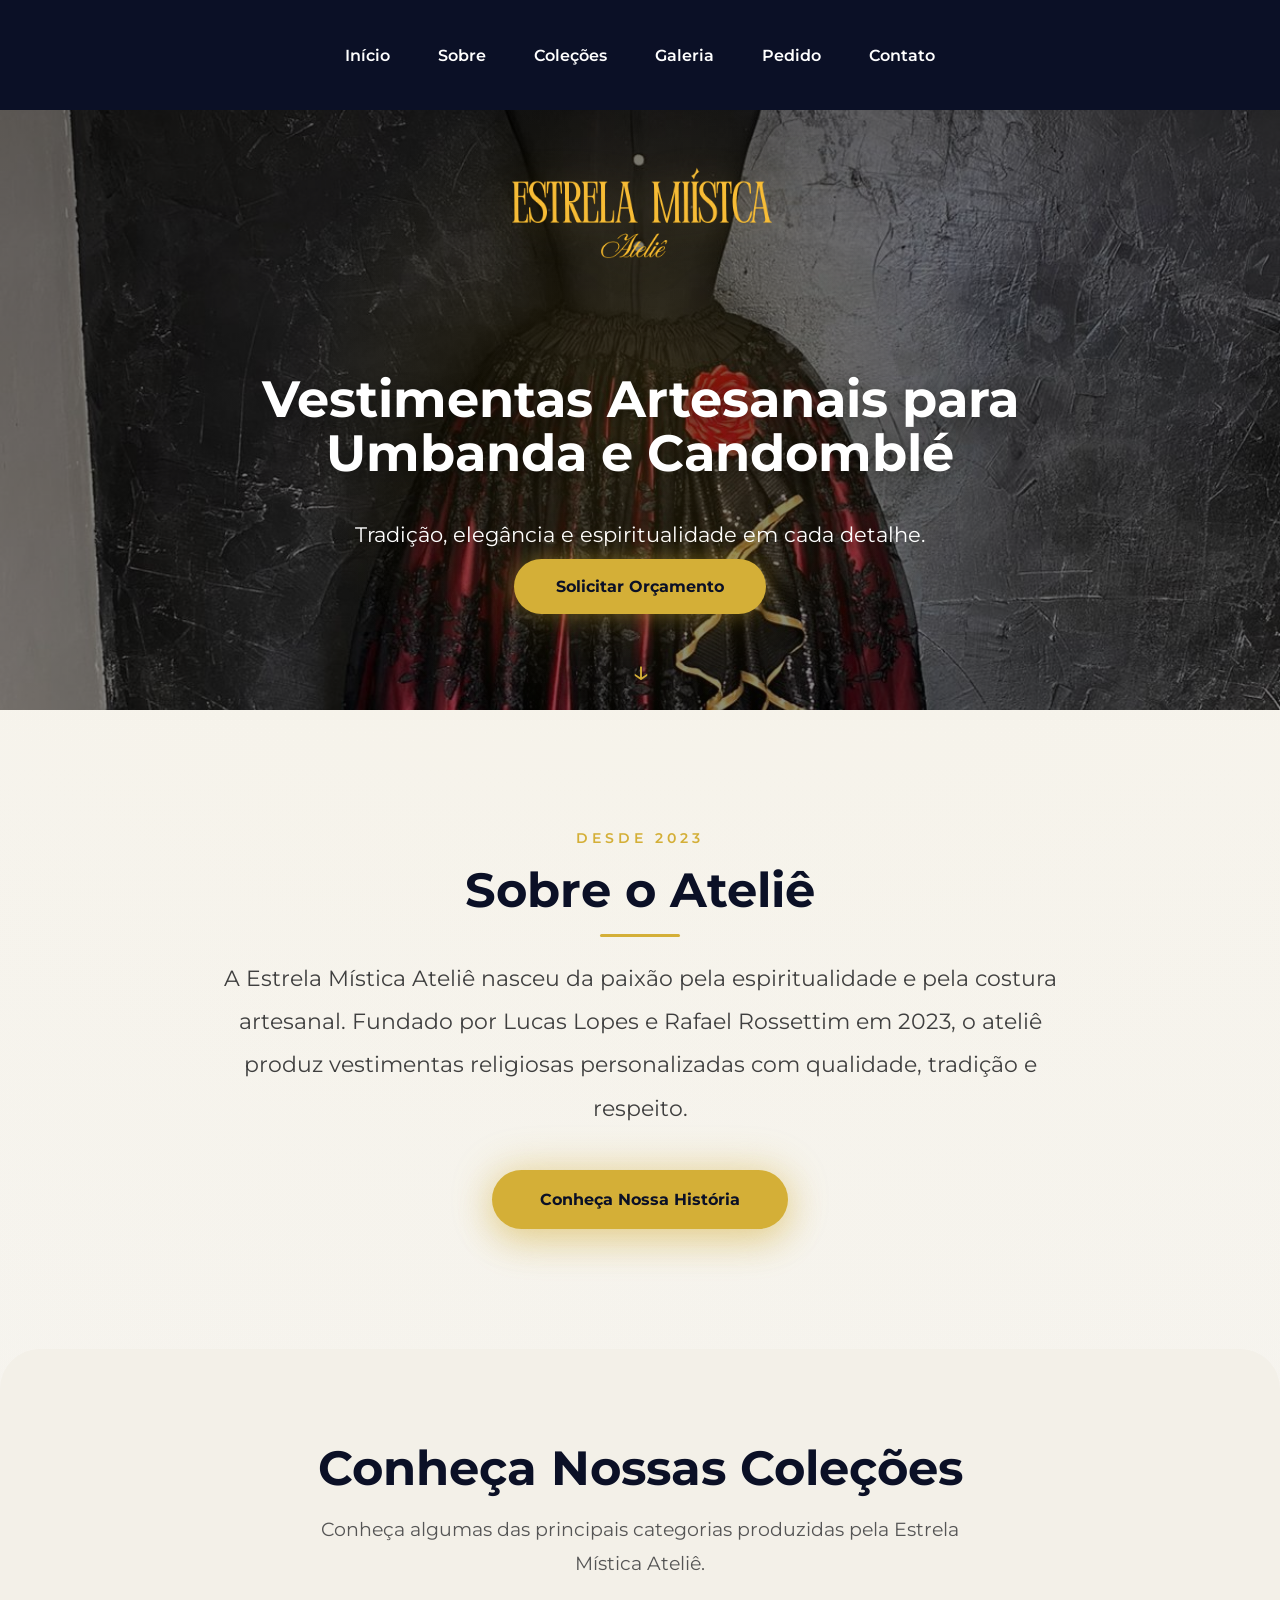
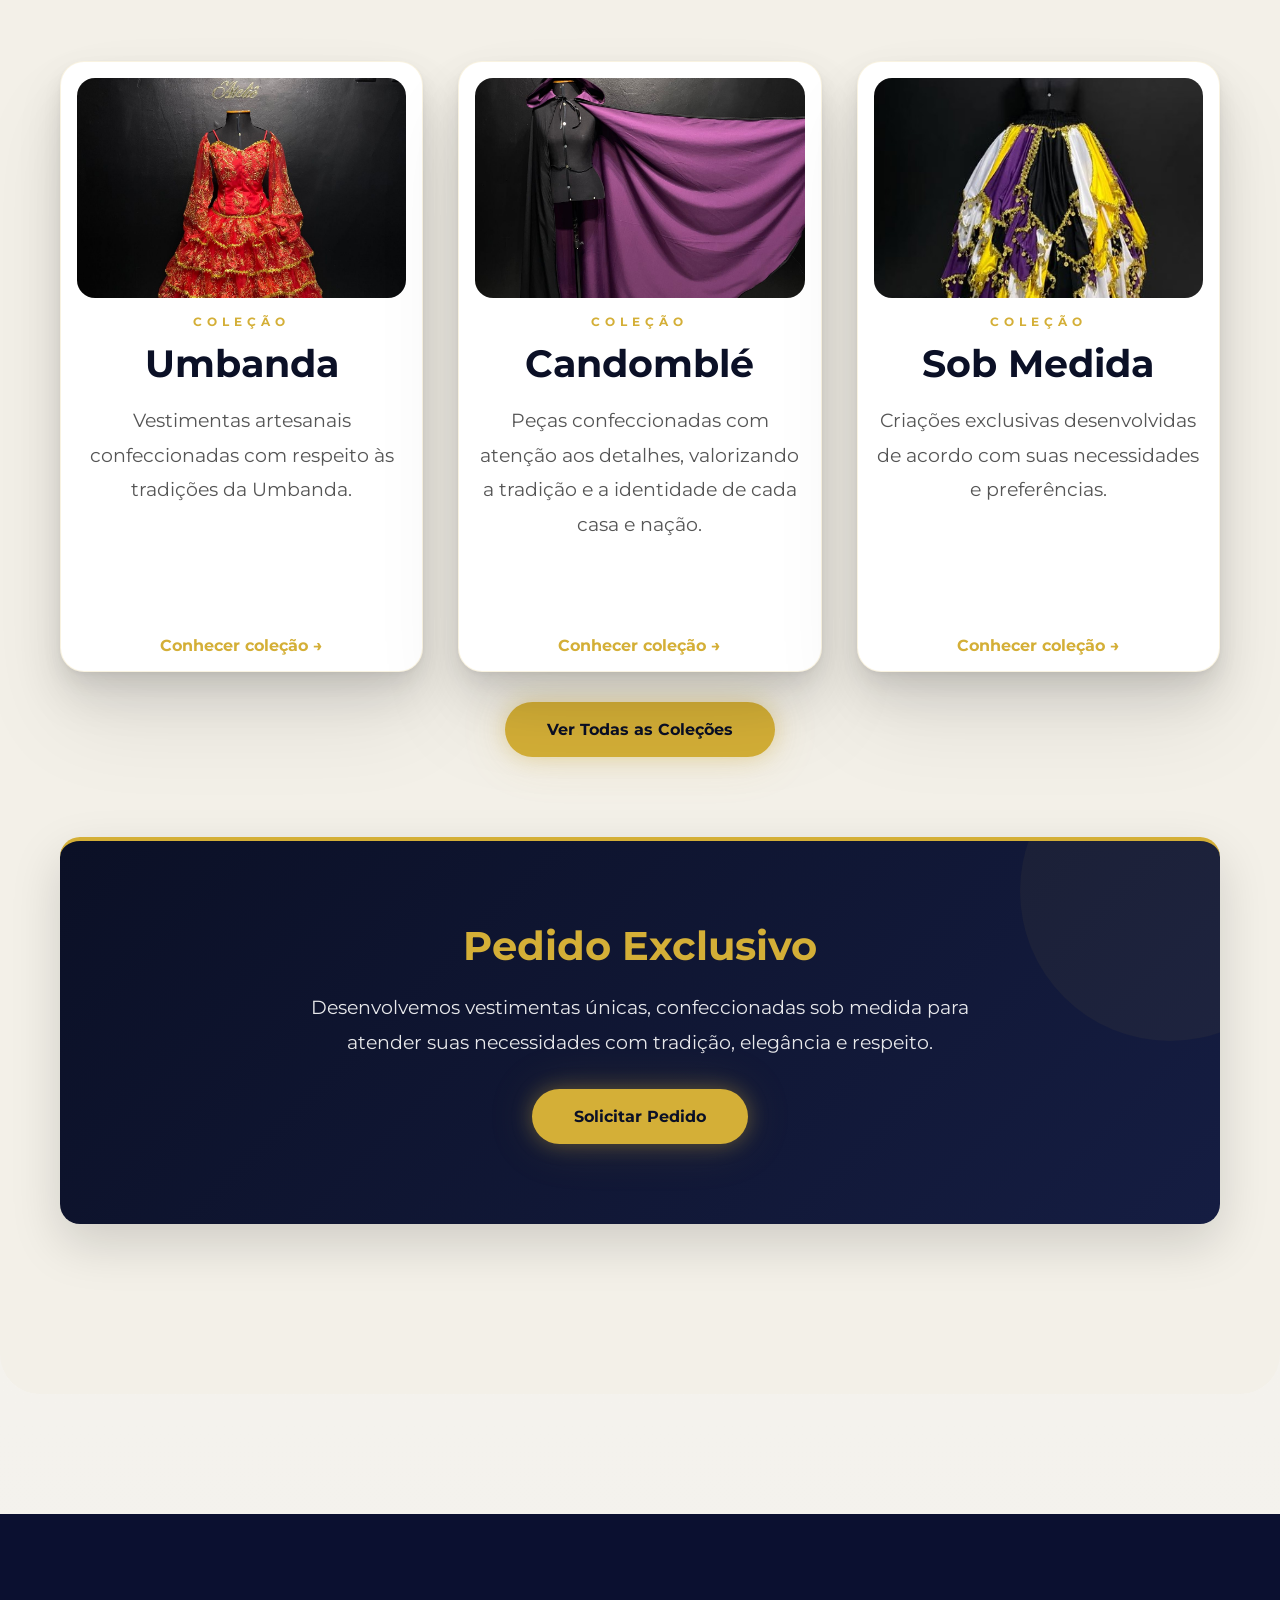
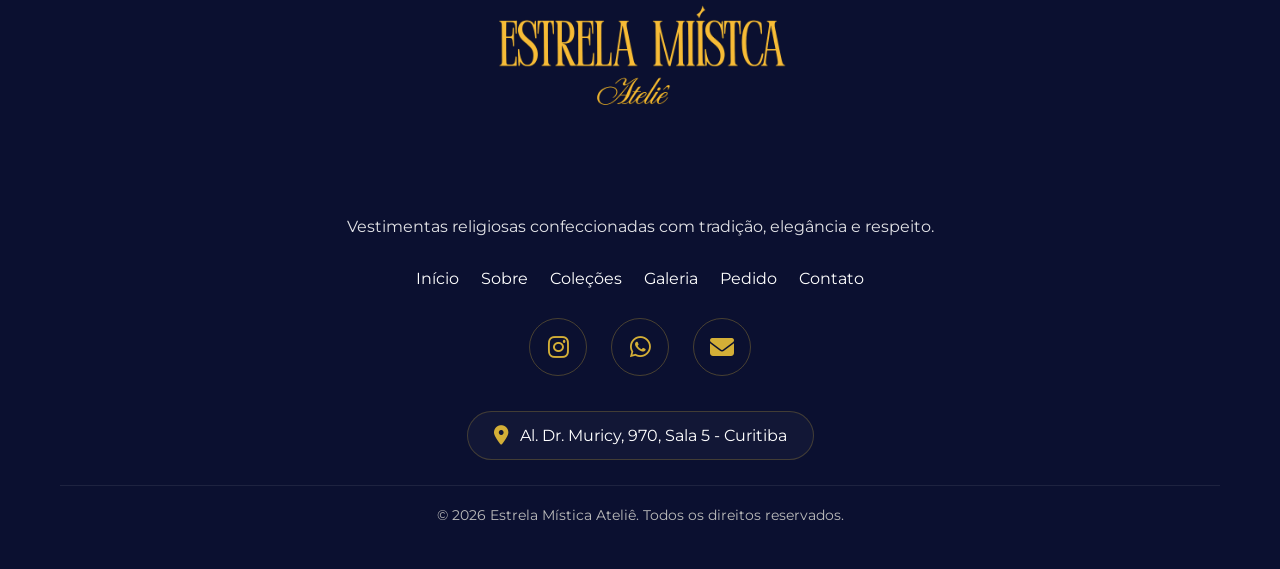
<file: index.html>
<!DOCTYPE html>
<html lang="pt-BR">

<head>
    <meta charset="UTF-8">
    <meta name="viewport" content="width=device-width, initial-scale=1.0">
    <title>Estrela Mística Ateliê</title>
    <link rel="preconnect" href="https://fonts.googleapis.com">
    <link rel="preconnect" href="https://fonts.gstatic.com" crossorigin>

    <link href="https://fonts.googleapis.com/css2?family=Montserrat:wght@300;400;500;600;700&display=swap" rel="stylesheet">

    <link rel="stylesheet"
    href="https://cdnjs.cloudflare.com/ajax/libs/font-awesome/6.7.2/css/all.min.css">

    <link rel="stylesheet" href="css/style.css">
</head>
<body>

<header>

    <!-- MENU DESKTOP -->
    <nav class="desktop-nav">

        <ul>

            <li><a href="index.html">Início</a></li>
            <li><a href="pages/sobre.html">Sobre</a></li>
            <li><a href="pages/colecoes.html">Coleções</a></li>
            <li><a href="pages/galeria.html">Galeria</a></li>
            <li><a href="pages/pedido.html">Pedido</a></li>
            <li><a href="pages/contato.html">Contato</a></li>

        </ul>

    </nav>

    <!-- MENU MOBILE -->
    <nav class="mobile-nav">

        <img src="pages/img/Estrela Mística Marca.png"
             class="logo-mobile"
             alt="Estrela Mística">

        <button id="menu-toggle">

            <i class="fa-solid fa-bars"></i>

        </button>

        <div class="mobile-menu" id="mobile-menu">

    <div class="mobile-menu-header">

        <img src="pages/img/Estrela Mística Marca.png"
             class="mobile-menu-logo"
             alt="Estrela Mística Ateliê">

        <button class="mobile-close" id="mobile-close" aria-label="Fechar menu">
            <i class="fa-solid fa-xmark"></i>
        </button>

    </div>

    <a href="index.html">
        <i class="fa-solid fa-house"></i>
        <span>Início</span>
    </a>

    <a href="pages/sobre.html">
        <i class="fa-solid fa-users"></i>
        <span>Sobre</span>
    </a>

    <a href="pages/colecoes.html">
        <i class="fa-solid fa-shirt"></i>
        <span>Coleções</span>
    </a>

    <a href="pages/galeria.html">
        <i class="fa-solid fa-images"></i>
        <span>Galeria</span>
    </a>

    <a href="pages/pedido.html">
        <i class="fa-solid fa-clipboard-list"></i>
        <span>Pedido</span>
    </a>

    <a href="pages/contato.html">
        <i class="fa-solid fa-envelope"></i>
        <span>Contato</span>
    </a>

    <div class="mobile-redes">

        <a href="https://www.instagram.com/estrelamistica.atelie/"
           target="_blank"
           aria-label="Instagram">
            <i class="fa-brands fa-instagram"></i>
        </a>

        <a href="https://wa.me/5541996314284"
           target="_blank"
           aria-label="WhatsApp">
            <i class="fa-brands fa-whatsapp"></i>
        </a>

    </div>

</div>

    </nav>

</header>

<div id="menu-overlay" class="menu-overlay"></div>

<main>

    
<section id="inicio" class="hero">

    <div class="hero-slider">



<img src="pages/img/pomba-gira-flor.jpg" class="slide ativo">

<img src="pages/img/cigana.jpg" class="slide">

<img src="pages/img/pomba-gira-preto.jpg" class="slide">

<img src="pages/img/personalizada-2.jpeg" class="slide">

<img src="pages/img/linha-das-almas.jpg" class="slide">
    </div>

    <div class="hero-overlay">

    <img src="pages/img/Estrela Mística Marca.png"
         class="logo-banner"
         alt="Estrela Mística Ateliê">

    <h2>
        Vestimentas Artesanais para Umbanda e Candomblé
    </h2>

    <p>
        Tradição, elegância e espiritualidade em cada detalhe.
    </p>

    <a href="pages/pedido.html" class="btn-orcamento">
        Solicitar Orçamento
    </a>
    <div class="seta-scroll">
                ↓
           
    </div>
        
</section>

  <section id="sobre" class="sobre">

<span class="subtitulo">DESDE 2023</span>

    <h2>Sobre o Ateliê</h2>

    <p>
        A Estrela Mística Ateliê nasceu da paixão pela espiritualidade
        e pela costura artesanal. Fundado por Lucas Lopes e Rafael Rossettim em 2023,
        o ateliê produz vestimentas religiosas personalizadas com
        qualidade, tradição e respeito.
    </p>

   <a href="pages/sobre.html" class="botao-saiba-mais">
    Conheça Nossa História
</a>

</section>
    <section id="colecoes" class="colecoes">

    <h2> Conheça Nossas Coleções</h2>

    <p>
        Conheça algumas das principais categorias produzidas pela Estrela Mística Ateliê.
    </p>
<div class="cards">

    <article>

        <div class="card-img">
            <img src="pages/img/umbanda.jpg" alt="Umbanda">
        </div>

        <div class="card-content">

            <span class="categoria-card">COLEÇÃO</span>

            <h3>Umbanda</h3>

            <p>
                Vestimentas artesanais confeccionadas com respeito às tradições da Umbanda.
            </p>

            <a href="pages/colecoes.html" class="link-card">
                Conhecer coleção →
            </a>

        </div>

    </article>

    <article>

        <div class="card-img">
            <img src="pages/img/exu-roxo.jpeg" alt="Candomblé">
        </div>

        <div class="card-content">

            <span class="categoria-card">COLEÇÃO</span>

            <h3>Candomblé</h3>

            <p>
                Peças confeccionadas com atenção aos detalhes, valorizando a tradição e a identidade de cada casa e nação.
            </p>

            <a href="pages/colecoes.html" class="link-card">
                Conhecer coleção →
            </a>

        </div>

    </article>

    <article>

        <div class="card-img">
            <img src="pages/img/sob-medida.jpg" alt="Sob Medida">
        </div>

        <div class="card-content">

            <span class="categoria-card">COLEÇÃO</span>

            <h3>Sob Medida</h3>

            <p>
                Criações exclusivas desenvolvidas de acordo com suas necessidades e preferências.
            </p>

            <a href="pages/colecoes.html" class="link-card">
                Conhecer coleção →
            </a>

        </div>

    </article>

</div>
<div class="colecoes-btn">
    <a href="pages/colecoes.html" class="btn-orcamento">
        Ver Todas as Coleções
    </a>
</div>

   <section class="cta-home pedido-destaque">

    <h2> Pedido Exclusivo</h2>

    <p>
        Desenvolvemos vestimentas únicas, confeccionadas sob medida
        para atender suas necessidades com tradição, elegância e respeito.
    </p>

    <a href="pages/pedido.html" class="btn-orcamento">
        Solicitar Pedido
    </a>

</section>

</main> 
<footer>

    <div class="footer-conteudo">

       <img src="pages/img/Estrela Mística Marca.png"
     alt="Estrela Mística Ateliê"
     class="footer-logo">

        
                <p>
            Vestimentas religiosas confeccionadas com tradição,
            elegância e respeito.
        </p>

        <ul class="footer-menu">

    <li><a href="index.html">Início</a></li>

    <li><a href="pages/sobre.html">Sobre</a></li>

    <li><a href="pages/colecoes.html">Coleções</a></li>

    <li><a href="pages/galeria.html">Galeria</a></li>

    <li><a href="pages/pedido.html">Pedido</a></li>

    <li><a href="pages/contato.html">Contato</a></li>

</ul>

                        <div class="footer-redes">

            <a href="https://www.instagram.com/estrelamistica.atelie/"
                target="_blank" aria-label="Instagram">
                <i class="fa-brands fa-instagram"></i>
            </a>

            <a href="https://wa.me/5541996314284"
                target="_blank" aria-label="WhatsApp">
                <i class="fa-brands fa-whatsapp"></i>
            </a>

            <a href="mailto:contato@estrelamisticaatelie.com"
                aria-label="E-mail">
                <i class="fa-solid fa-envelope"></i>
            </a>

        </div>
        <div class="footer-endereco">

    <i class="fa-solid fa-location-dot"></i>

    <span>
        Al. Dr. Muricy, 970, Sala 5 - Curitiba
    </span>

</div>
    <div class="footer-copy">

        © 2026 Estrela Mística Ateliê. Todos os direitos reservados.

    </div>

</footer>

<script src="js/script.js"></script>


</body>

</html>
</file>
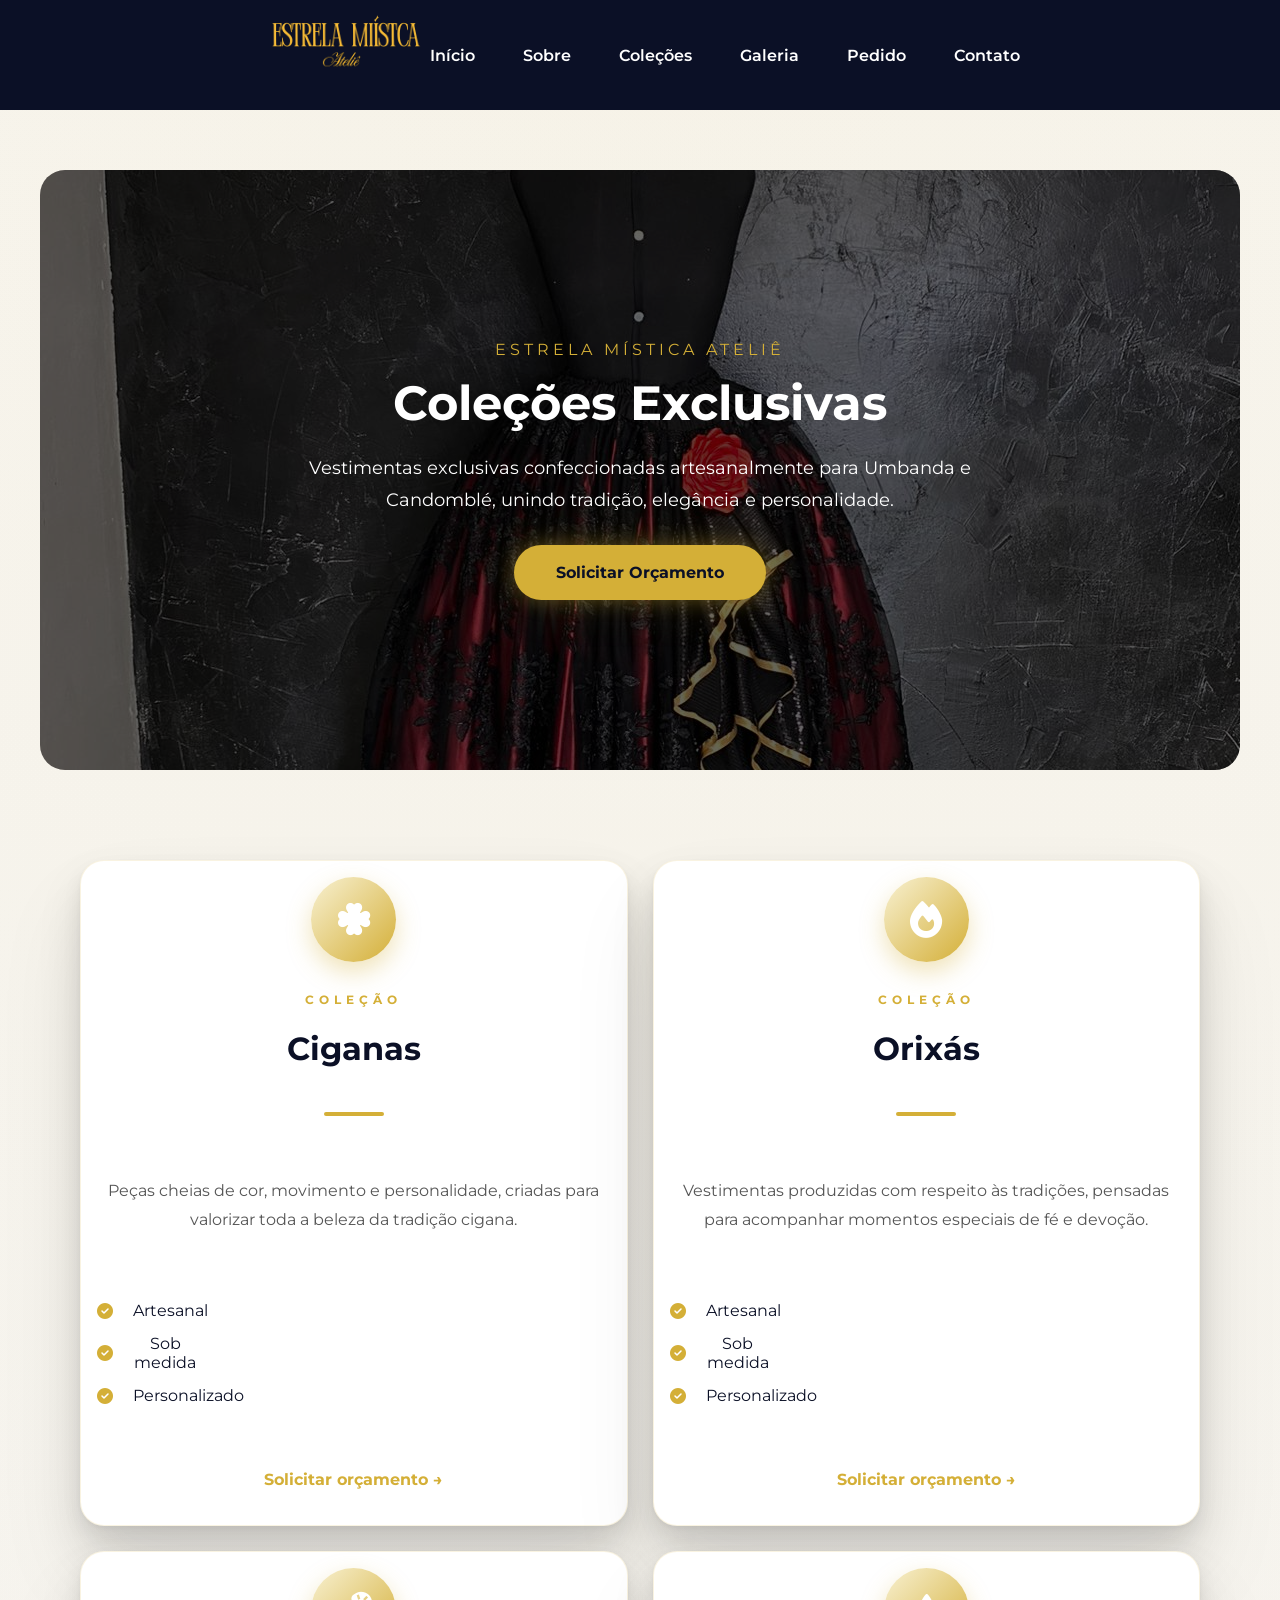
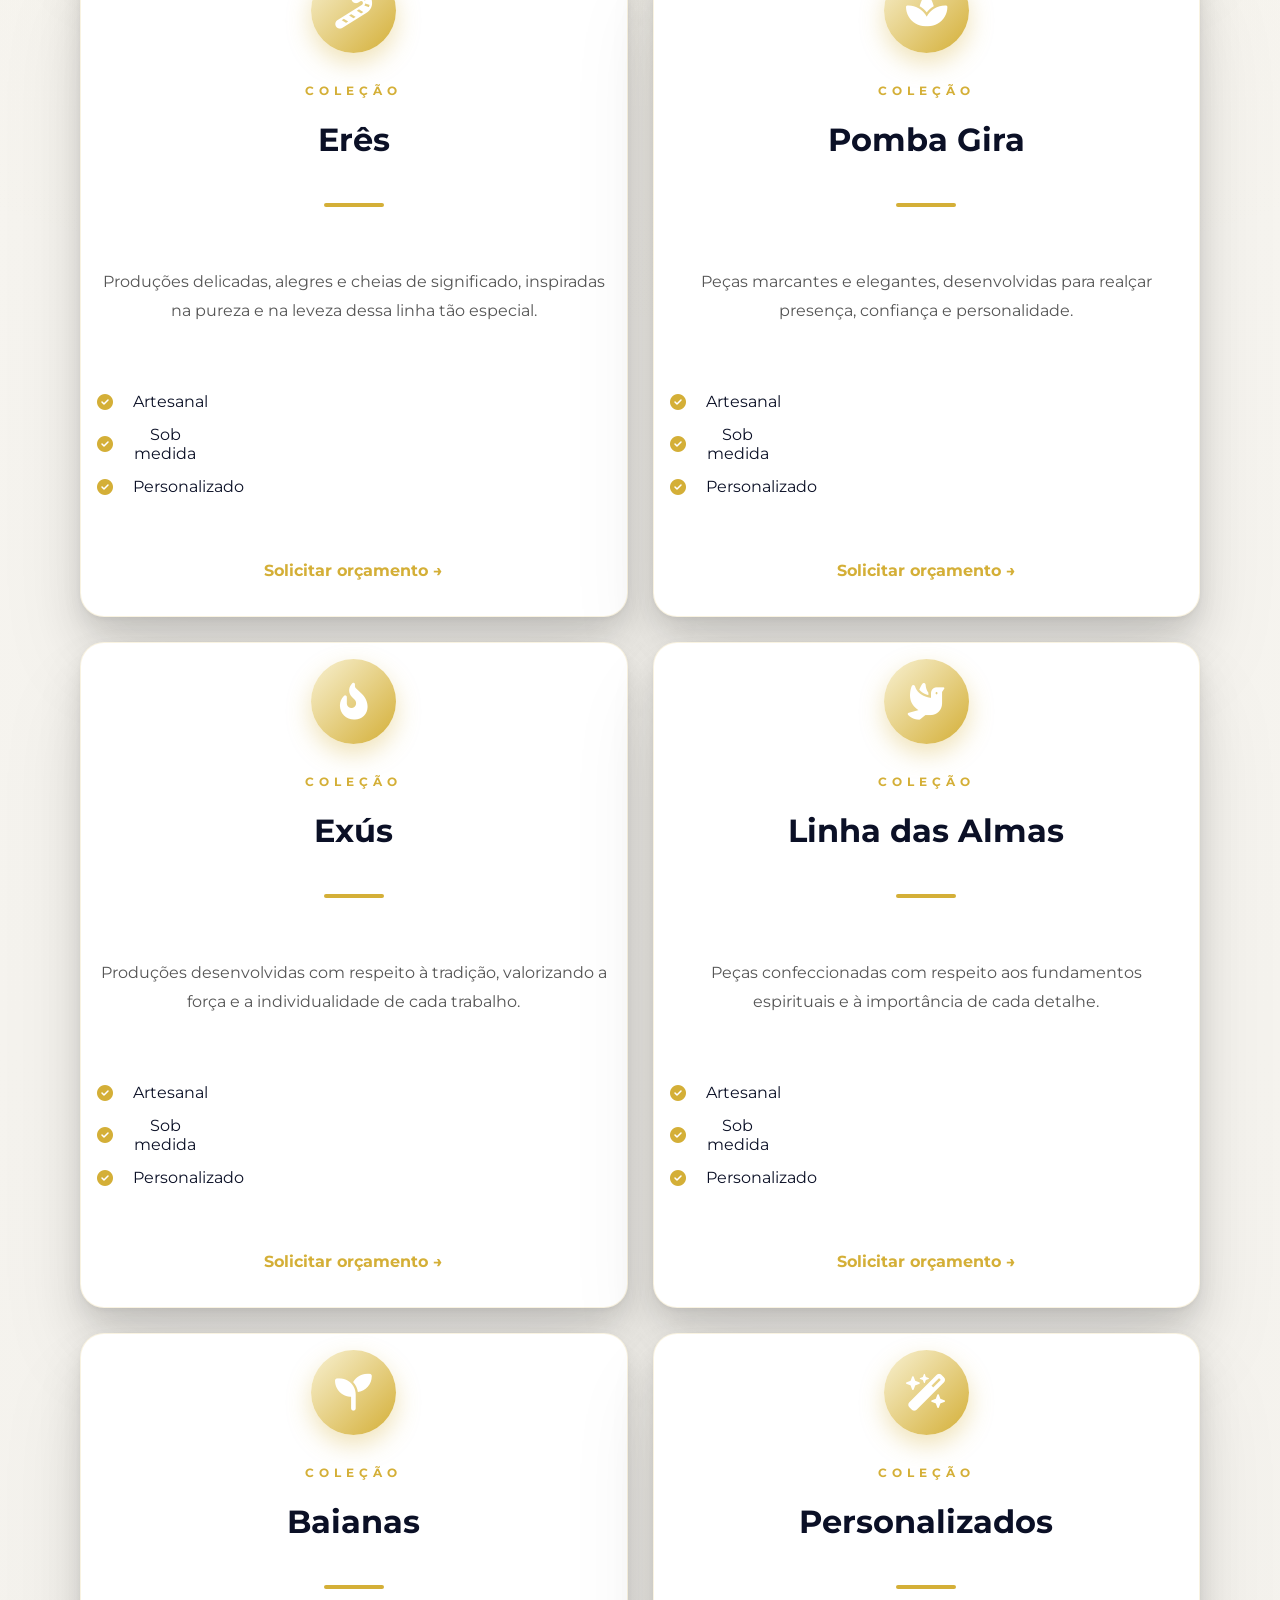
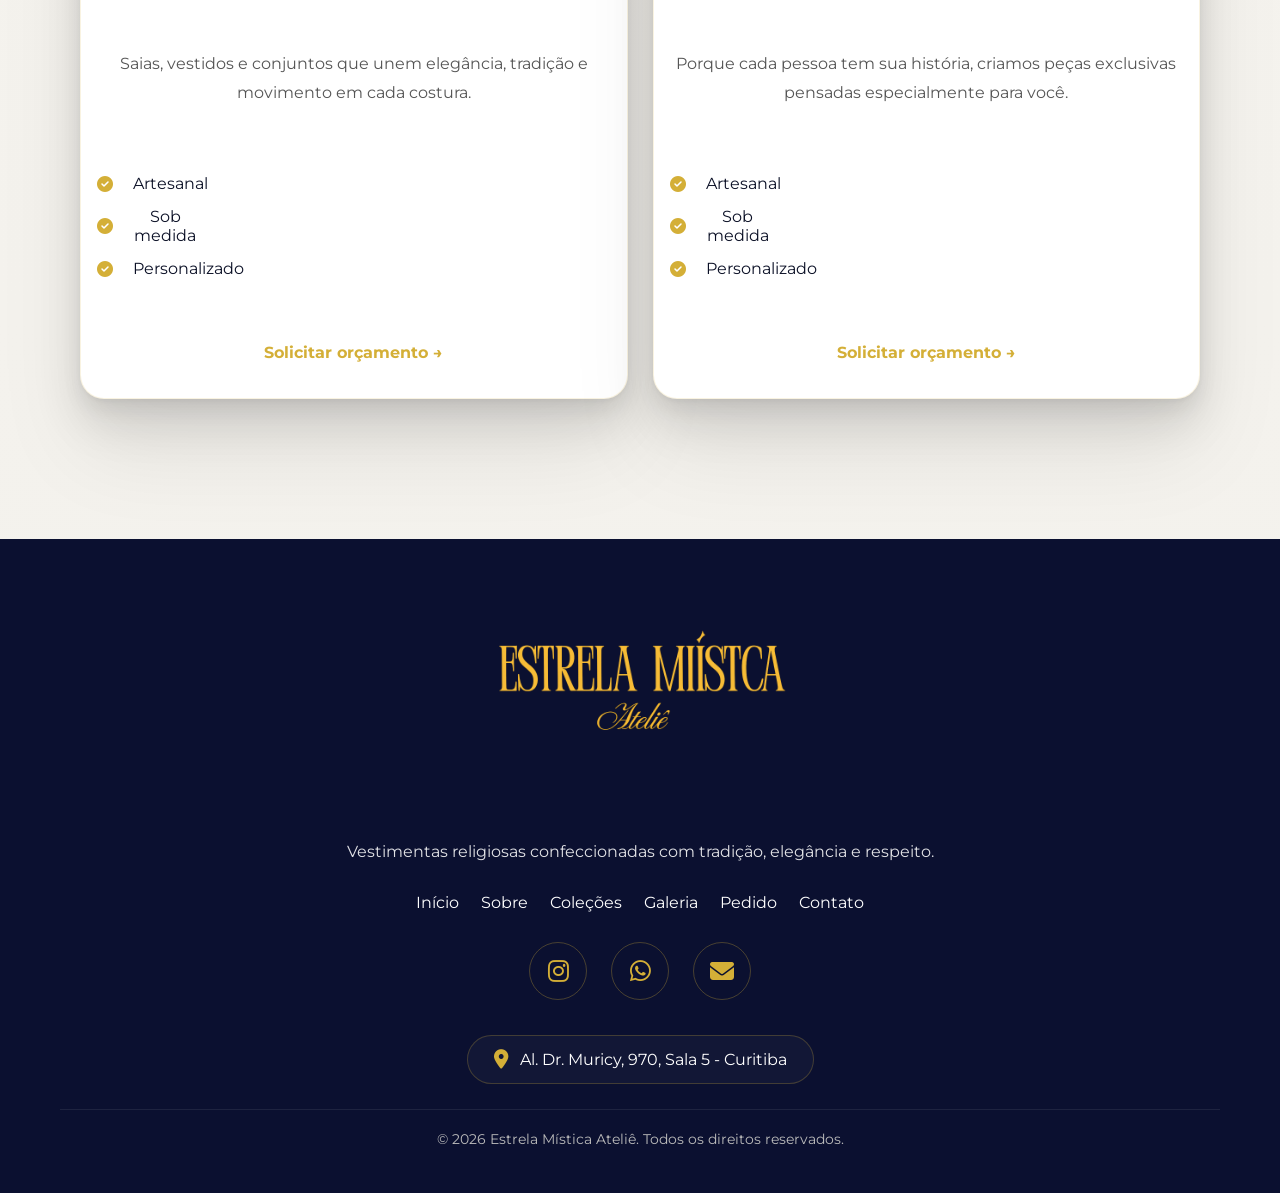
<file: pages/colecoes.html>
<!DOCTYPE html>
<html lang="pt-BR">

<head>
    <link rel="preconnect" href="https://fonts.googleapis.com">
<link rel="preconnect" href="https://fonts.gstatic.com" crossorigin>

<link href="https://fonts.googleapis.com/css2?family=Montserrat:wght@300;400;500;600;700&display=swap" rel="stylesheet">

<link rel="stylesheet"
href="https://cdnjs.cloudflare.com/ajax/libs/font-awesome/6.7.2/css/all.min.css">

<link rel="stylesheet" href="../css/style.css">
</head>

<body>

 <header>

    <head>

    <meta charset="UTF-8">

    <meta name="viewport"
          content="width=device-width, initial-scale=1.0">

    <link rel="preconnect" href="https://fonts.googleapis.com">

    <link rel="preconnect"
          href="https://fonts.gstatic.com"
          crossorigin>

    <link href="https://fonts.googleapis.com/css2?family=Montserrat:wght@300;400;500;600;700&display=swap"
          rel="stylesheet">

    <link rel="stylesheet"
          href="https://cdnjs.cloudflare.com/ajax/libs/font-awesome/6.7.2/css/all.min.css">

    <link rel="stylesheet"
          href="../css/style.css">

</head>

    <div class="menu-overlay" id="menu-overlay"></div>

    <!-- MENU DESKTOP -->
    <nav class="desktop-nav">

        <a href="../index.html">
            <img src="img/Estrela Mística Marca.png"
                 class="logo-menu"
                 alt="Estrela Mística Ateliê">
        </a>

        <ul>
            <li><a href="../index.html">Início</a></li>
            <li><a href="sobre.html">Sobre</a></li>
            <li><a href="colecoes.html">Coleções</a></li>
            <li><a href="galeria.html">Galeria</a></li>
            <li><a href="pedido.html">Pedido</a></li>
            <li><a href="contato.html">Contato</a></li>
        </ul>

    </nav>


    <!-- MENU MOBILE -->
    <nav class="mobile-nav">

        <img src="img/Estrela Mística Marca.png"
             class="logo-mobile"
             alt="Estrela Mística Ateliê">

        <button id="menu-toggle" aria-label="Abrir menu">

            <i class="fa-solid fa-bars"></i>

        </button>


        <div class="mobile-menu" id="mobile-menu">

            <div class="mobile-menu-header">

                <img src="img/Estrela Mística Marca.png"
                     class="mobile-menu-logo"
                     alt="Estrela Mística Ateliê">

                <button class="mobile-close"
                        id="mobile-close"
                        aria-label="Fechar menu">

                    <i class="fa-solid fa-xmark"></i>

                </button>

            </div>


            <a href="../index.html">
                <i class="fa-solid fa-house"></i>
                <span>Início</span>
            </a>

            <a href="sobre.html">
                <i class="fa-solid fa-users"></i>
                <span>Sobre</span>
            </a>

            <a href="colecoes.html">
                <i class="fa-solid fa-shirt"></i>
                <span>Coleções</span>
            </a>

            <a href="galeria.html">
                <i class="fa-solid fa-images"></i>
                <span>Galeria</span>
            </a>

            <a href="pedido.html">
                <i class="fa-solid fa-clipboard-list"></i>
                <span>Pedido</span>
            </a>

            <a href="contato.html">
                <i class="fa-solid fa-envelope"></i>
                <span>Contato</span>
            </a>


            <div class="mobile-redes">

                <a href="https://www.instagram.com/estrelamistica.atelie/"
                   target="_blank"
                   aria-label="Instagram">

                    <i class="fa-brands fa-instagram"></i>

                </a>

                <a href="https://wa.me/5541996314284"
                   target="_blank"
                   aria-label="WhatsApp">

                    <i class="fa-brands fa-whatsapp"></i>

                </a>

            </div>

        </div>

    </nav>

</header>
    <main class="colecoes-page">
        <section class="banner-colecoes">

    <div class="banner-overlay">

        <span>ESTRELA MÍSTICA ATELIÊ</span>

        <h1>Coleções Exclusivas</h1>

        <p>
           Vestimentas exclusivas confeccionadas artesanalmente para Umbanda e Candomblé, unindo tradição, elegância e personalidade.
        </p>

        <a href="pedido.html" class="btn-orcamento">
            Solicitar Orçamento
        </a>

    </div>

</section>
       

<section class="cards">

    <!-- Ciganas -->
    <article class="colecao-card">


        <div class="colecao-icone">
            <i class="fa-solid fa-clover"></i>
        </div>

        <span class="categoria-card">COLEÇÃO</span>

        <h3>Ciganas</h3>

        <div class="linha-card"></div>

        <p>
            Peças cheias de cor, movimento e personalidade, criadas para valorizar toda a beleza da tradição cigana.
        </p>

        <ul class="beneficios-card">
            <li><i class="fa-solid fa-circle-check"></i> Artesanal</li>
            <li><i class="fa-solid fa-circle-check"></i> Sob medida</li>
            <li><i class="fa-solid fa-circle-check"></i> Personalizado</li>
        </ul>

        <a href="pedido.html" class="link-card">
            Solicitar orçamento →
        </a>

    </article>

    <!-- Orixás -->
    <article class="colecao-card">

              

        <div class="colecao-icone">
           <i class="fa-solid fa-fire"></i>
        </div>

        <span class="categoria-card">COLEÇÃO</span>

        <h3>Orixás</h3>

        <div class="linha-card"></div>

        <p>
            Vestimentas produzidas com respeito às tradições, pensadas para acompanhar momentos especiais de fé e devoção.
        </p>

        <ul class="beneficios-card">
            <li><i class="fa-solid fa-circle-check"></i> Artesanal</li>
            <li><i class="fa-solid fa-circle-check"></i> Sob medida</li>
            <li><i class="fa-solid fa-circle-check"></i> Personalizado</li>
        </ul>

        <a href="pedido.html" class="link-card">
            Solicitar orçamento →
        </a>

    </article>

    <!-- Erês -->
    <article class="colecao-card">

            
        <div class="colecao-icone">
            <i class="fa-solid fa-candy-cane"></i>
        </div>

        <span class="categoria-card">COLEÇÃO</span>

        <h3>Erês</h3>

        <div class="linha-card"></div>

        <p>
            Produções delicadas, alegres e cheias de significado, inspiradas na pureza e na leveza dessa linha tão especial.
        </p>

        <ul class="beneficios-card">
            <li><i class="fa-solid fa-circle-check"></i> Artesanal</li>
            <li><i class="fa-solid fa-circle-check"></i> Sob medida</li>
            <li><i class="fa-solid fa-circle-check"></i> Personalizado</li>
        </ul>

        <a href="pedido.html" class="link-card">
            Solicitar orçamento →
        </a>

    </article>

    <!-- Pomba Gira -->
           <article class="colecao-card">

        <div class="colecao-icone">
         <i class="fa-solid fa-spa"></i>
        </div>

        <span class="categoria-card">COLEÇÃO</span>

        <h3>Pomba Gira</h3>

        <div class="linha-card"></div>

        <p>
            Peças marcantes e elegantes, desenvolvidas para realçar presença, confiança e personalidade.
        </p>

        <ul class="beneficios-card">
            <li><i class="fa-solid fa-circle-check"></i> Artesanal</li>
            <li><i class="fa-solid fa-circle-check"></i> Sob medida</li>
            <li><i class="fa-solid fa-circle-check"></i> Personalizado</li>
        </ul>

        <a href="pedido.html" class="link-card">
            Solicitar orçamento →
        </a>

    </article>

    <!-- Exús -->
    <article class="colecao-card">
         
        <div class="colecao-icone">
           <i class="fa-solid fa-fire-flame-curved"></i>
        </div>

        <span class="categoria-card">COLEÇÃO</span>

        <h3>Exús</h3>

        <div class="linha-card"></div>

        <p>
            Produções desenvolvidas com respeito à tradição, valorizando a força e a individualidade de cada trabalho.
        </p>

        <ul class="beneficios-card">
            <li><i class="fa-solid fa-circle-check"></i> Artesanal</li>
            <li><i class="fa-solid fa-circle-check"></i> Sob medida</li>
            <li><i class="fa-solid fa-circle-check"></i> Personalizado</li>
        </ul>

        <a href="pedido.html" class="link-card">
            Solicitar orçamento →
        </a>

    </article>

    <!-- Linha das Almas -->
    <article class="colecao-card">
               
        <div class="colecao-icone">
            <i class="fa-solid fa-dove"></i>
        </div>

        <span class="categoria-card">COLEÇÃO</span>

        <h3>Linha das Almas</h3>

        <div class="linha-card"></div>

        <p>
            Peças confeccionadas com respeito aos fundamentos espirituais e à importância de cada detalhe.
        </p>

        <ul class="beneficios-card">
            <li><i class="fa-solid fa-circle-check"></i> Artesanal</li>
            <li><i class="fa-solid fa-circle-check"></i> Sob medida</li>
            <li><i class="fa-solid fa-circle-check"></i> Personalizado</li>
        </ul>

        <a href="pedido.html" class="link-card">
            Solicitar orçamento →
        </a>

    </article>

    <!-- Baianas -->
    <article class="colecao-card">

        <div class="colecao-icone">
           <i class="fa-solid fa-seedling"></i>
        </div>

        <span class="categoria-card">COLEÇÃO</span>

        <h3>Baianas</h3>

        <div class="linha-card"></div>

        <p>
            Saias, vestidos e conjuntos que unem elegância, tradição e movimento em cada costura.
        </p>

        <ul class="beneficios-card">
            <li><i class="fa-solid fa-circle-check"></i> Artesanal</li>
            <li><i class="fa-solid fa-circle-check"></i> Sob medida</li>
            <li><i class="fa-solid fa-circle-check"></i> Personalizado</li>
        </ul>

        <a href="pedido.html" class="link-card">
            Solicitar orçamento →
        </a>

    </article>

    <!-- Personalizados -->
    <article class="colecao-card">

        <div class="colecao-icone">
            <i class="fa-solid fa-wand-magic-sparkles"></i>
        </div>

        <span class="categoria-card">COLEÇÃO</span>

        <h3>Personalizados</h3>

        <div class="linha-card"></div>

        <p>
            Porque cada pessoa tem sua história, criamos peças exclusivas pensadas especialmente para você.
        </p>

        <ul class="beneficios-card">
            <li><i class="fa-solid fa-circle-check"></i> Artesanal</li>
            <li><i class="fa-solid fa-circle-check"></i> Sob medida</li>
            <li><i class="fa-solid fa-circle-check"></i> Personalizado</li>
        </ul>

        <a href="pedido.html" class="link-card">
            Solicitar orçamento →
        </a>

    </article>

</section>
    </main>

  <footer>

    <div class="footer-conteudo">

       <img src="img/Estrela Mística Marca.png"
     alt="Estrela Mística Ateliê"
     class="footer-logo">
        
                <p>
            Vestimentas religiosas confeccionadas com tradição,
            elegância e respeito.
        </p>

       <ul class="footer-menu">

    <li><a href="../index.html">Início</a></li>

    <li><a href="sobre.html">Sobre</a></li>

    <li><a href="colecoes.html">Coleções</a></li>

    <li><a href="galeria.html">Galeria</a></li>

    <li><a href="pedido.html">Pedido</a></li>

    <li><a href="contato.html">Contato</a></li>

</ul>

                        <div class="footer-redes">

            <a href="https://www.instagram.com/estrelamistica.atelie/"
                target="_blank" aria-label="Instagram">
                <i class="fa-brands fa-instagram"></i>
            </a>

            <a href="https://wa.me/5541996314284"
                target="_blank" aria-label="WhatsApp">
                <i class="fa-brands fa-whatsapp"></i>
            </a>

            <a href="mailto:contato@estrelamisticaatelie.com"
                aria-label="E-mail">
                <i class="fa-solid fa-envelope"></i>
            </a>

        </div>
        <div class="footer-endereco">

    <i class="fa-solid fa-location-dot"></i>

    <span>
        Al. Dr. Muricy, 970, Sala 5 - Curitiba
    </span>

</div>
    <div class="footer-copy">

        © 2026 Estrela Mística Ateliê. Todos os direitos reservados.

    </div>

</footer>

<script src="../js/script.js"></script>


</body>

</html>
</file>
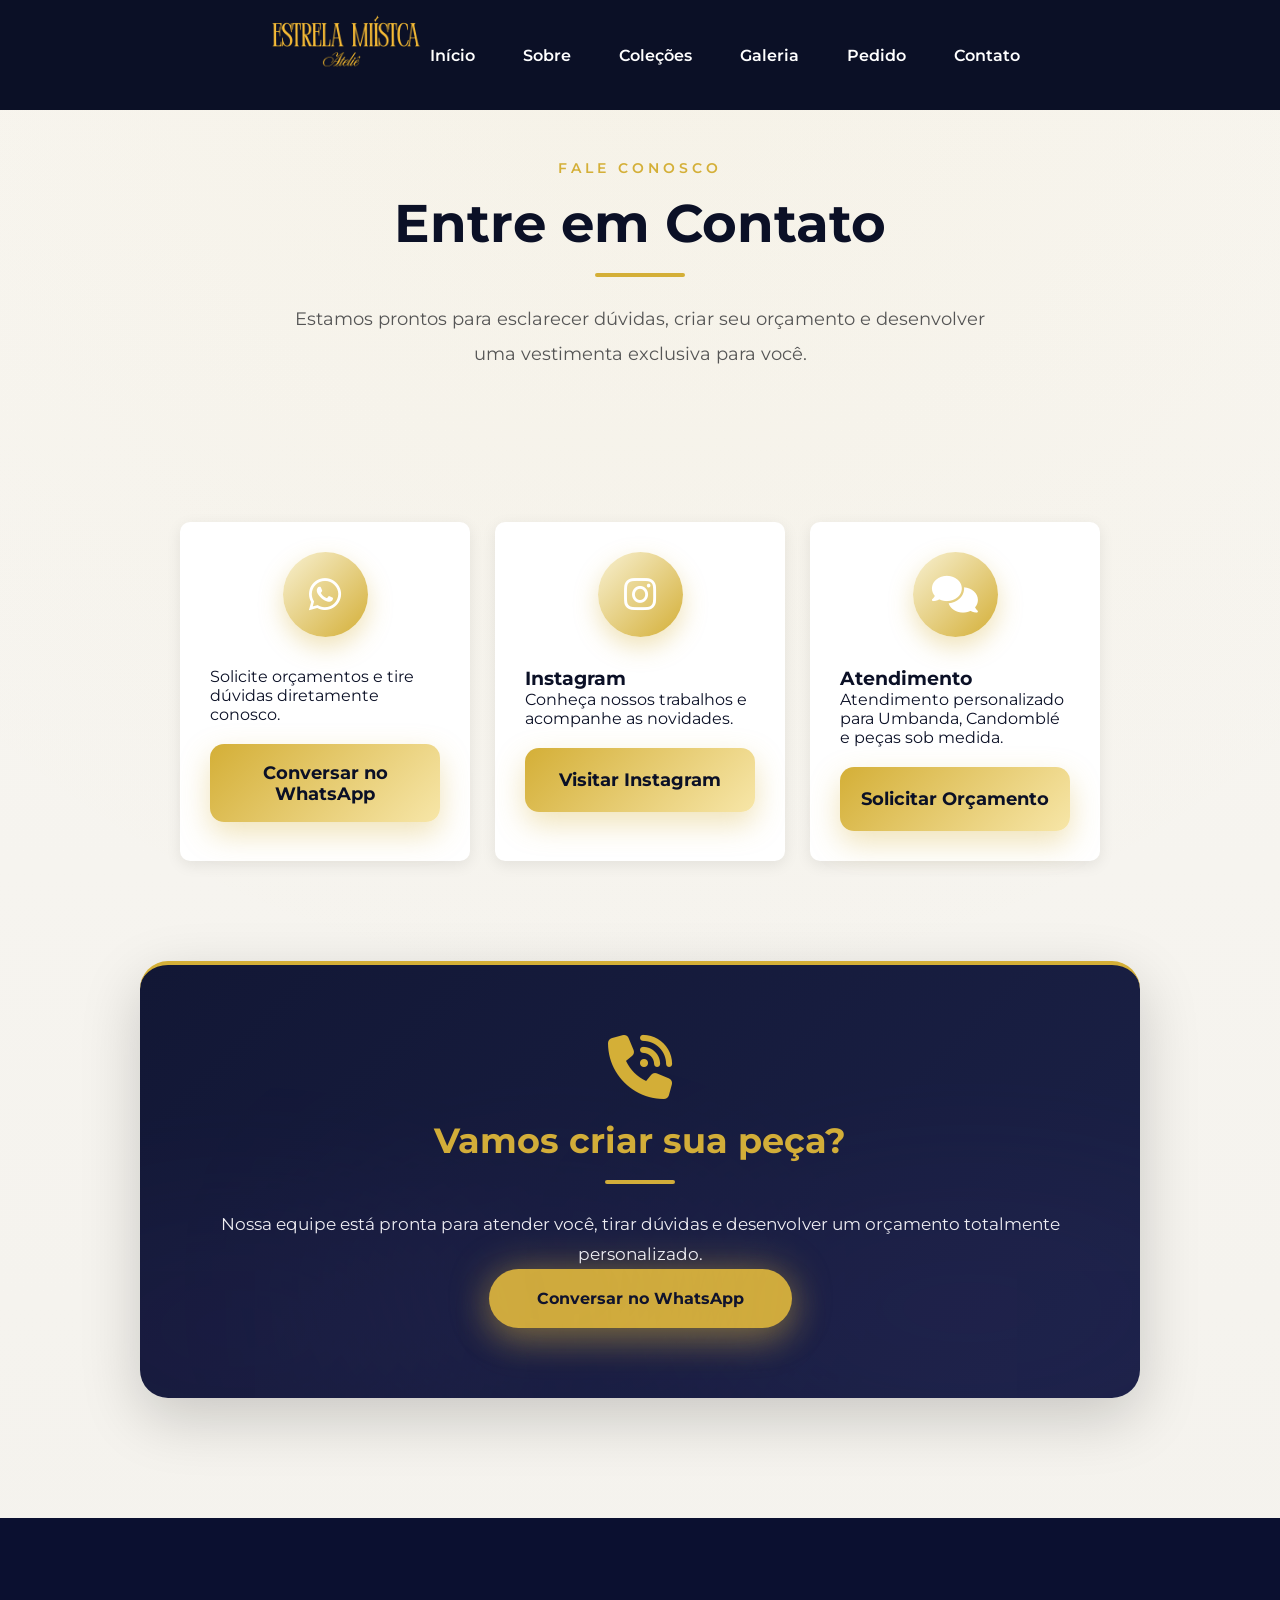
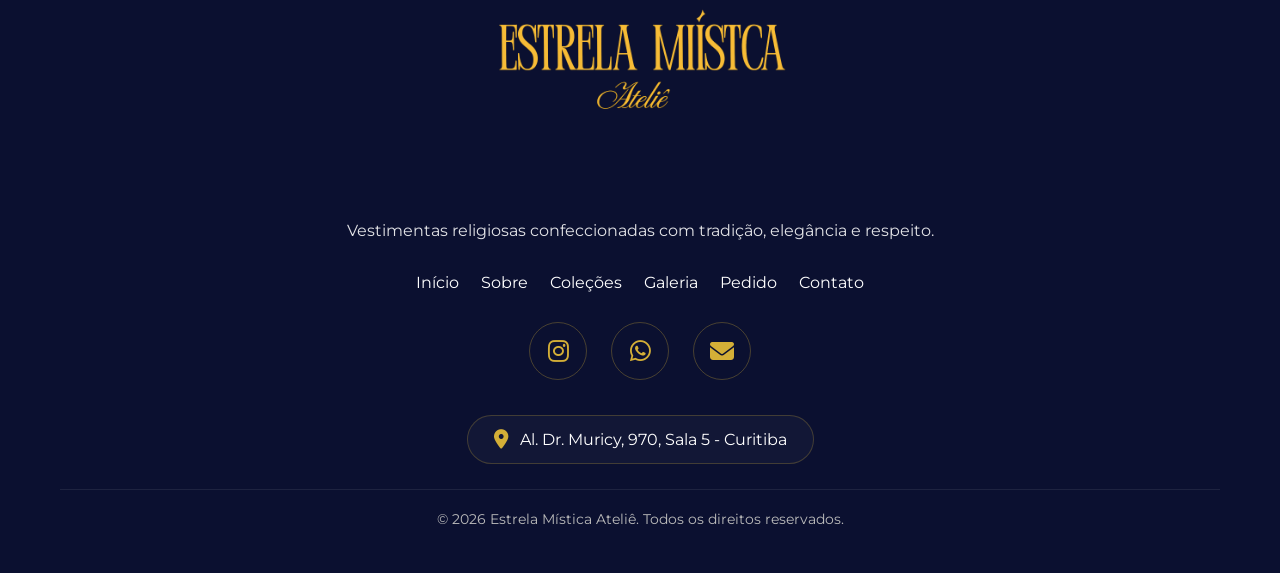
<file: pages/contato.html>
<!DOCTYPE html>
<html lang="pt-BR">

<head>
    <meta charset="UTF-8">
    <meta name="viewport" content="width=device-width, initial-scale=1.0">

    <title>Contato - Estrela Mística Ateliê</title>

    <link rel="preconnect" href="https://fonts.googleapis.com">
    <link rel="preconnect" href="https://fonts.gstatic.com" crossorigin>

    <link href="https://fonts.googleapis.com/css2?family=Montserrat:wght@300;400;500;600;700&display=swap" rel="stylesheet">

    <link rel="stylesheet"
    href="https://cdnjs.cloudflare.com/ajax/libs/font-awesome/6.7.2/css/all.min.css">

    <link rel="stylesheet" href="../css/style.css">
</head>

<header>
     
    <div class="menu-overlay" id="menu-overlay"></div>
    <!-- MENU DESKTOP -->
    <nav class="desktop-nav">

        <a href="../index.html">
            <img src="img/Estrela Mística Marca.png"
                 class="logo-menu"
                 alt="Estrela Mística Ateliê">
        </a>

        <ul>
            <li><a href="../index.html">Início</a></li>
            <li><a href="sobre.html">Sobre</a></li>
            <li><a href="colecoes.html">Coleções</a></li>
            <li><a href="galeria.html">Galeria</a></li>
            <li><a href="pedido.html">Pedido</a></li>
            <li><a href="contato.html">Contato</a></li>
        </ul>

    </nav>


    <!-- MENU MOBILE -->
    <nav class="mobile-nav">

        <img src="img/Estrela Mística Marca.png"
             class="logo-mobile"
             alt="Estrela Mística Ateliê">

        <button id="menu-toggle" aria-label="Abrir menu">

            <i class="fa-solid fa-bars"></i>

        </button>


        <div class="mobile-menu" id="mobile-menu">

            <div class="mobile-menu-header">

                <img src="img/Estrela Mística Marca.png"
                     class="mobile-menu-logo"
                     alt="Estrela Mística Ateliê">

                <button class="mobile-close"
                        id="mobile-close"
                        aria-label="Fechar menu">

                    <i class="fa-solid fa-xmark"></i>

                </button>

            </div>


            <a href="../index.html">
                <i class="fa-solid fa-house"></i>
                <span>Início</span>
            </a>

            <a href="sobre.html">
                <i class="fa-solid fa-users"></i>
                <span>Sobre</span>
            </a>

            <a href="colecoes.html">
                <i class="fa-solid fa-shirt"></i>
                <span>Coleções</span>
            </a>

            <a href="galeria.html">
                <i class="fa-solid fa-images"></i>
                <span>Galeria</span>
            </a>

            <a href="pedido.html">
                <i class="fa-solid fa-clipboard-list"></i>
                <span>Pedido</span>
            </a>

            <a href="contato.html">
                <i class="fa-solid fa-envelope"></i>
                <span>Contato</span>
            </a>


            <div class="mobile-redes">

                <a href="https://www.instagram.com/estrelamistica.atelie/"
                   target="_blank"
                   aria-label="Instagram">

                    <i class="fa-brands fa-instagram"></i>

                </a>

                <a href="https://wa.me/5541996314284"
                   target="_blank"
                   aria-label="WhatsApp">

                    <i class="fa-brands fa-whatsapp"></i>

                </a>

            </div>

        </div>

    </nav>

</header>

<main class="contato-page">

<section class="topo-pagina">

    <span class="subtitulo">
        FALE CONOSCO
    </span>

    <h1>Entre em Contato</h1>

    <p>
        Estamos prontos para esclarecer dúvidas, criar seu orçamento
        e desenvolver uma vestimenta exclusiva para você.
    </p>

</section>
    

    <section class="contato-cards">

        <article>

            <div class="colecao-icone">
                <i class="fa-brands fa-whatsapp"></i>
            </div>

            <p>
                Solicite orçamentos e tire dúvidas diretamente conosco.
            </p>

            <a href="http://wa.me/message/EIQ2GAW43M3IL1"
               target="_blank"
               class="btn-contato">
               Conversar no WhatsApp
            </a>

        </article>

        <article>

            <div class="colecao-icone">
                <i class="fa-brands fa-instagram"></i>
            </div>

            <h3>Instagram</h3>

            <p>
                Conheça nossos trabalhos e acompanhe as novidades.
            </p>

            <a href="https://www.instagram.com/estrelamistica.atelie/"
               target="_blank"
               class="btn-contato">
               Visitar Instagram
            </a>

        </article>

        <article>

            <div class="colecao-icone">
                 <i class="fa-solid fa-comments"></i>
            </div>

            <h3>Atendimento</h3>

    <p>
        Atendimento personalizado para Umbanda, Candomblé e peças sob medida.
    </p>

    <a href="pedido.html" class="btn-contato">
        Solicitar Orçamento
    </a>

</article>

    </section>
<section class="missao-premium">

    <div class="hero-smoke">

        <div class="smoke s1"></div>
        <div class="smoke s2"></div>
        <div class="smoke s3"></div>

    </div>

    <i class="fa-solid fa-phone-volume missao-icone"></i>

    <h2>Vamos criar sua peça?</h2>

    <blockquote>

        Nossa equipe está pronta para atender você,
        tirar dúvidas e desenvolver um orçamento
        totalmente personalizado.

    </blockquote>

    <a href="http://wa.me/message/EIQ2GAW43M3IL1"
       target="_blank"
       class="botao-saiba-mais">

        Conversar no WhatsApp

    </a>

</section>
</main>

 <footer>

    <div class="footer-conteudo">

      <img src="img/Estrela Mística Marca.png"
     alt="Estrela Mística Ateliê"
     class="footer-logo">
        
                <p>
            Vestimentas religiosas confeccionadas com tradição,
            elegância e respeito.
        </p>

      <ul class="footer-menu">

    <li><a href="../index.html">Início</a></li>

    <li><a href="sobre.html">Sobre</a></li>

    <li><a href="colecoes.html">Coleções</a></li>

    <li><a href="galeria.html">Galeria</a></li>

    <li><a href="pedido.html">Pedido</a></li>

    <li><a href="contato.html">Contato</a></li>

</ul>

                        <div class="footer-redes">

            <a href="https://www.instagram.com/estrelamistica.atelie/"
                target="_blank" aria-label="Instagram">
                <i class="fa-brands fa-instagram"></i>
            </a>

            <a href="https://wa.me/5541996314284"
                target="_blank" aria-label="WhatsApp">
                <i class="fa-brands fa-whatsapp"></i>
            </a>

            <a href="mailto:contato@estrelamisticaatelie.com"
                aria-label="E-mail">
                <i class="fa-solid fa-envelope"></i>
            </a>

        </div>
        <div class="footer-endereco">

    <i class="fa-solid fa-location-dot"></i>

    <span>
        Al. Dr. Muricy, 970, Sala 5 - Curitiba
    </span>

</div>
    <div class="footer-copy">

        © 2026 Estrela Mística Ateliê. Todos os direitos reservados.

    </div>

</footer>

<script src="../js/script.js"></script>


</body>

</html>
</file>
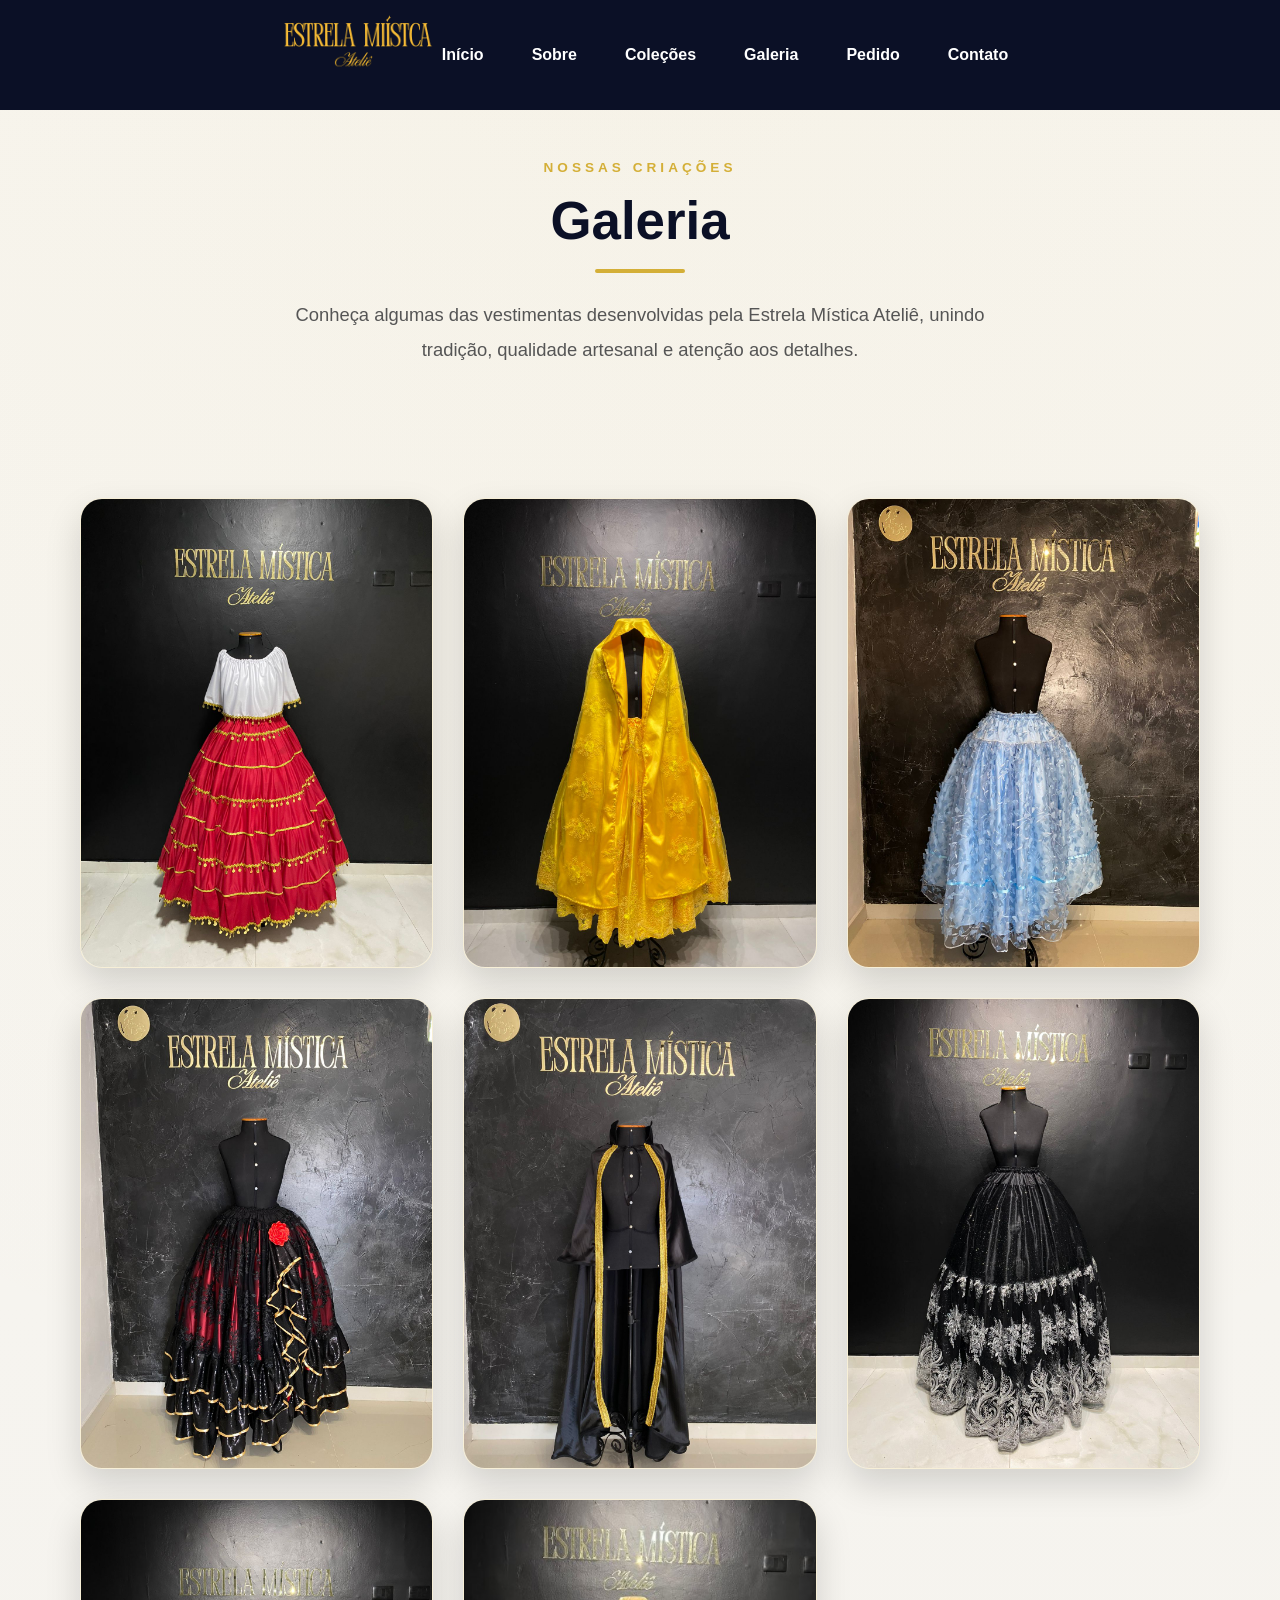
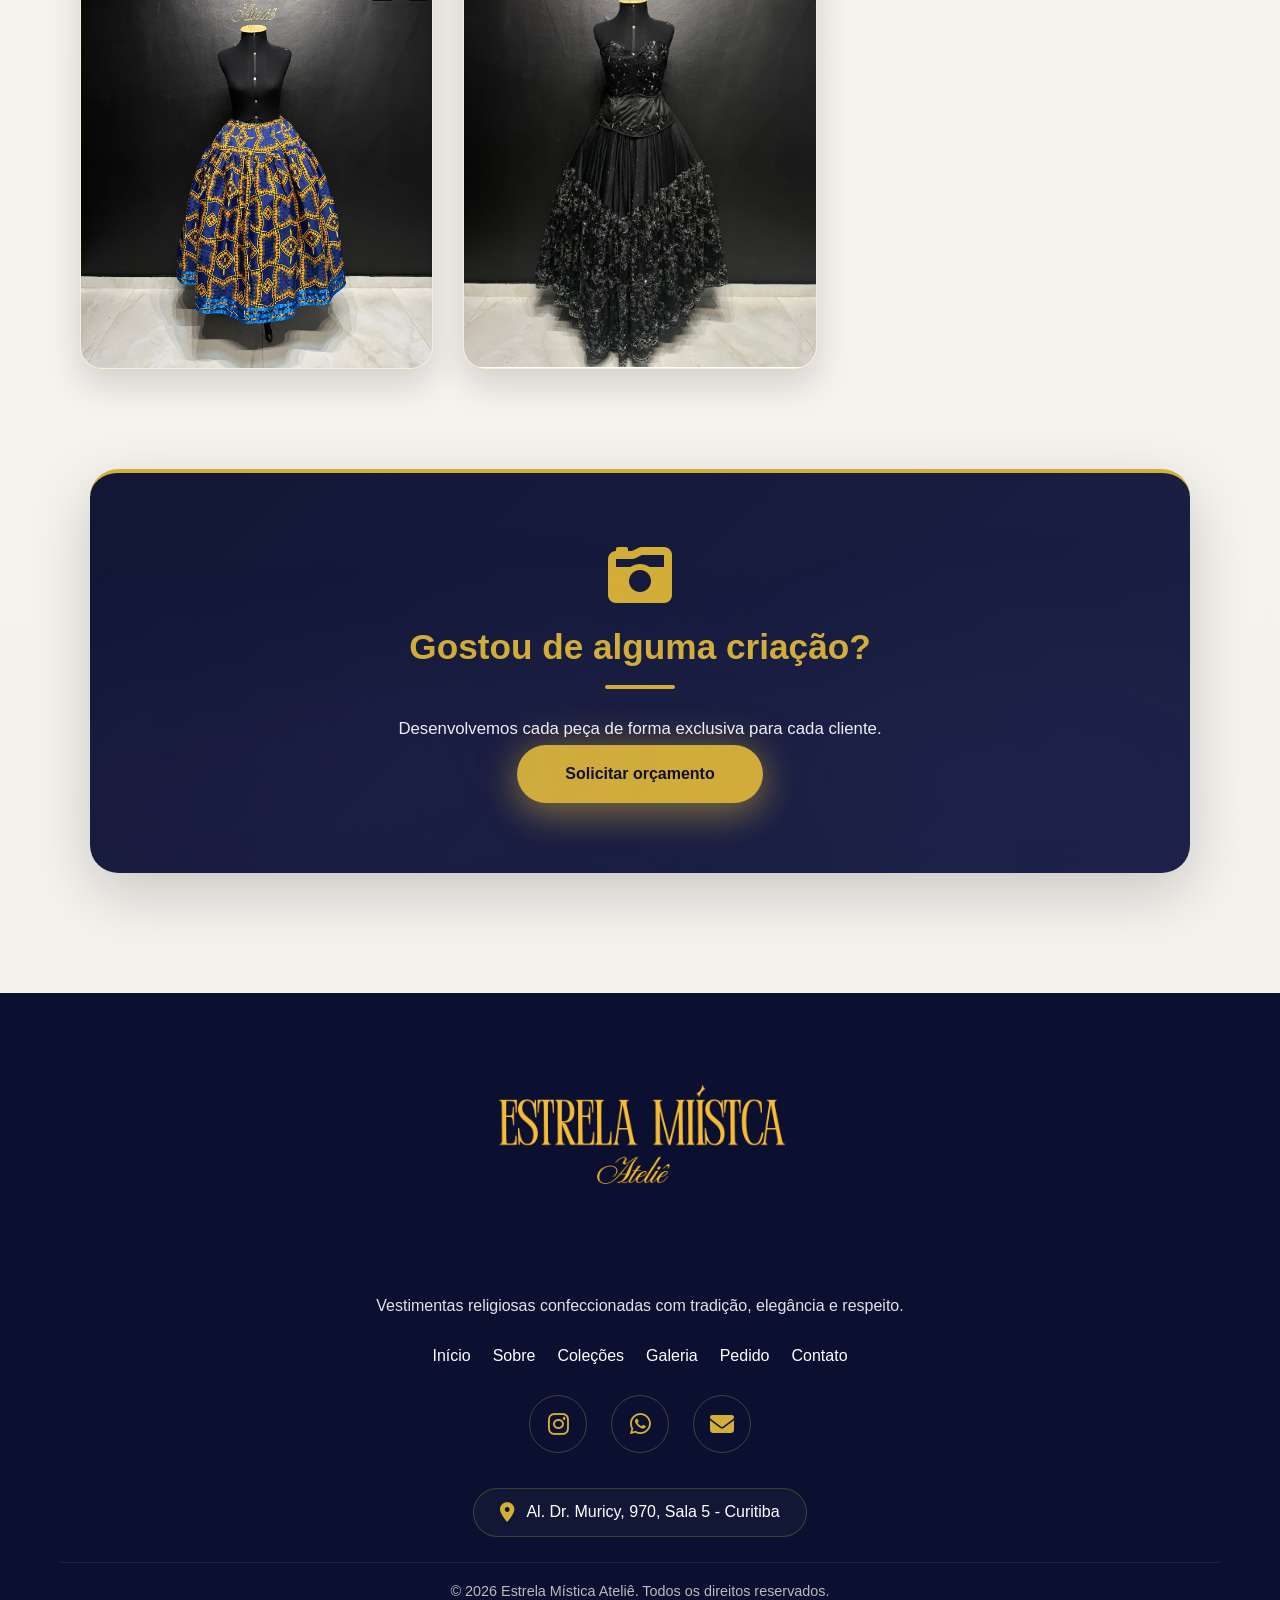
<file: pages/galeria.html>
<!DOCTYPE html>
<html lang="pt-BR">

<head>
    <meta charset="UTF-8">
    <meta name="viewport" content="width=device-width, initial-scale=1.0">
    <title>Galeria - Estrela Mística Ateliê</title>

      <link rel="stylesheet"
href="https://cdnjs.cloudflare.com/ajax/libs/font-awesome/6.7.2/css/all.min.css">
    <link rel="stylesheet" href="../css/style.css">
    <link rel="stylesheet" href="../css/galeria.css">
   
</head>

<body>

   <header>

<div class="menu-overlay" id="menu-overlay"></div>

    <!-- MENU DESKTOP -->
    <nav class="desktop-nav">

        <a href="../index.html">
            <img src="img/Estrela Mística Marca.png"
                 class="logo-menu"
                 alt="Estrela Mística Ateliê">
        </a>

        <ul>
            <li><a href="../index.html">Início</a></li>
            <li><a href="sobre.html">Sobre</a></li>
            <li><a href="colecoes.html">Coleções</a></li>
            <li><a href="galeria.html">Galeria</a></li>
            <li><a href="pedido.html">Pedido</a></li>
            <li><a href="contato.html">Contato</a></li>
        </ul>

    </nav>


    <!-- MENU MOBILE -->
    <nav class="mobile-nav">

        <img src="img/Estrela Mística Marca.png"
             class="logo-mobile"
             alt="Estrela Mística Ateliê">

        <button id="menu-toggle" aria-label="Abrir menu">

            <i class="fa-solid fa-bars"></i>

        </button>


        <div class="mobile-menu" id="mobile-menu">

            <div class="mobile-menu-header">

                <img src="img/Estrela Mística Marca.png"
                     class="mobile-menu-logo"
                     alt="Estrela Mística Ateliê">

                <button class="mobile-close"
                        id="mobile-close"
                        aria-label="Fechar menu">

                    <i class="fa-solid fa-xmark"></i>

                </button>

            </div>


            <a href="../index.html">
                <i class="fa-solid fa-house"></i>
                <span>Início</span>
            </a>

            <a href="sobre.html">
                <i class="fa-solid fa-users"></i>
                <span>Sobre</span>
            </a>

            <a href="colecoes.html">
                <i class="fa-solid fa-shirt"></i>
                <span>Coleções</span>
            </a>

            <a href="galeria.html">
                <i class="fa-solid fa-images"></i>
                <span>Galeria</span>
            </a>

            <a href="pedido.html">
                <i class="fa-solid fa-clipboard-list"></i>
                <span>Pedido</span>
            </a>

            <a href="contato.html">
                <i class="fa-solid fa-envelope"></i>
                <span>Contato</span>
            </a>


            <div class="mobile-redes">

                <a href="https://www.instagram.com/estrelamistica.atelie/"
                   target="_blank"
                   aria-label="Instagram">

                    <i class="fa-brands fa-instagram"></i>

                </a>

                <a href="https://wa.me/5541996314284"
                   target="_blank"
                   aria-label="WhatsApp">

                    <i class="fa-brands fa-whatsapp"></i>

                </a>

            </div>

        </div>

    </nav>

</header>

    <main class="galeria-page">

   <section class="topo-pagina">

    <span class="subtitulo">
        NOSSAS CRIAÇÕES
    </span>

    <h1>Galeria</h1>

    <p>
        Conheça algumas das vestimentas desenvolvidas pela
        Estrela Mística Ateliê, unindo tradição,
        qualidade artesanal e atenção aos detalhes.
    </p>

</section>

      <section class="galeria-grid">

    <div class="foto">

        <img src="img/cigana.jpg" alt="Vestimenta Cigana">

        <div class="info-foto">
            <h3>Cigana</h3>
        </div>

    </div>

    <div class="foto">

        <img src="img/orixa.jpg" alt="Vestimenta Orixás">

        <div class="info-foto">

            <h3>Orixás</h3>
        </div>

    </div>

    <div class="foto">

        <img src="img/ere-azul.jpg" alt="Vestimenta Erê">

        <div class="info-foto">

            <h3>Erês</h3>

        </div>

    </div>

    <div class="foto">

        <img src="img/pomba-gira-flor.jpg" alt="Vestimenta Pomba Gira">

        <div class="info-foto">

            <h3>Pomba Gira</h3>

        </div>

    </div>

    <div class="foto">

        <img src="img/capa-exu.jpg" alt="Vestimenta Exú">

        <div class="info-foto">

            <h3>Exú</h3>

        </div>

    </div>

    <div class="foto">

        <img src="img/linha-das-almas.jpg" alt="Vestimenta Linha das Almas">

        <div class="info-foto">

            <h3>Linha das Almas</h3>

        </div>

    </div>

    <div class="foto">

        <img src="img/baiana.jpg" alt="Vestimenta Baiana">

        <div class="info-foto">

            <h3>Baiana</h3>

        </div>

    </div>

    <div class="foto">

        <img src="img/personalizada.jpg" alt="Vestimenta Personalizada">

        <div class="info-foto">

            <h3>Personalizada</h3>
        </div>

    </div>

</section>

<section class="missao-premium">

    <div class="hero-smoke">

        <div class="smoke s1"></div>
        <div class="smoke s2"></div>
        <div class="smoke s3"></div>

    </div>

    <i class="fa-solid fa-camera-retro missao-icone"></i>

    <h2>Gostou de alguma criação?</h2>

    <blockquote>

        Desenvolvemos cada peça de forma
        exclusiva para cada cliente.

    </blockquote>

    <a href="pedido.html" class="botao-saiba-mais">

        Solicitar orçamento

    </a>

</section>
    </main>

   <footer>

    <div class="footer-conteudo">

     <img src="img/Estrela Mística Marca.png"
     alt="Estrela Mística Ateliê"
     class="footer-logo">
        
                <p>
            Vestimentas religiosas confeccionadas com tradição,
            elegância e respeito.
        </p>

        <ul class="footer-menu">

    <li><a href="../index.html">Início</a></li>

    <li><a href="sobre.html">Sobre</a></li>

    <li><a href="colecoes.html">Coleções</a></li>

    <li><a href="galeria.html">Galeria</a></li>

    <li><a href="pedido.html">Pedido</a></li>

    <li><a href="contato.html">Contato</a></li>

</ul>

                        <div class="footer-redes">

            <a href="https://www.instagram.com/estrelamistica.atelie/"
                target="_blank" aria-label="Instagram">
                <i class="fa-brands fa-instagram"></i>
            </a>

            <a href="https://wa.me/5541996314284"
                target="_blank" aria-label="WhatsApp">
                <i class="fa-brands fa-whatsapp"></i>
            </a>

            <a href="mailto:contato@estrelamisticaatelie.com"
                aria-label="E-mail">
                <i class="fa-solid fa-envelope"></i>
            </a>

        </div>
        <div class="footer-endereco">

    <i class="fa-solid fa-location-dot"></i>

    <span>
        Al. Dr. Muricy, 970, Sala 5 - Curitiba
    </span>

</div>
    <div class="footer-copy">

        © 2026 Estrela Mística Ateliê. Todos os direitos reservados.

    </div>

</footer>



<div class="lightbox" id="lightbox">

    <button class="lb-btn fechar" id="fechar">
        <i class="fa-solid fa-xmark"></i>
    </button>

    <button class="lb-btn anterior" id="anterior">
        <i class="fa-solid fa-chevron-left"></i>
    </button>

    <div class="lightbox-conteudo">

        <img id="imagemLightbox" alt="Imagem ampliada">

        <h3 id="tituloLightbox"></h3>

        <div class="contador" id="contador">
            1 / 8
        </div>

    </div>

    <button class="lb-btn proximo" id="proximo">
        <i class="fa-solid fa-chevron-right"></i>
    </button>

</div>

<script src="../js/script.js"></script>

</body>

</html>
</file>
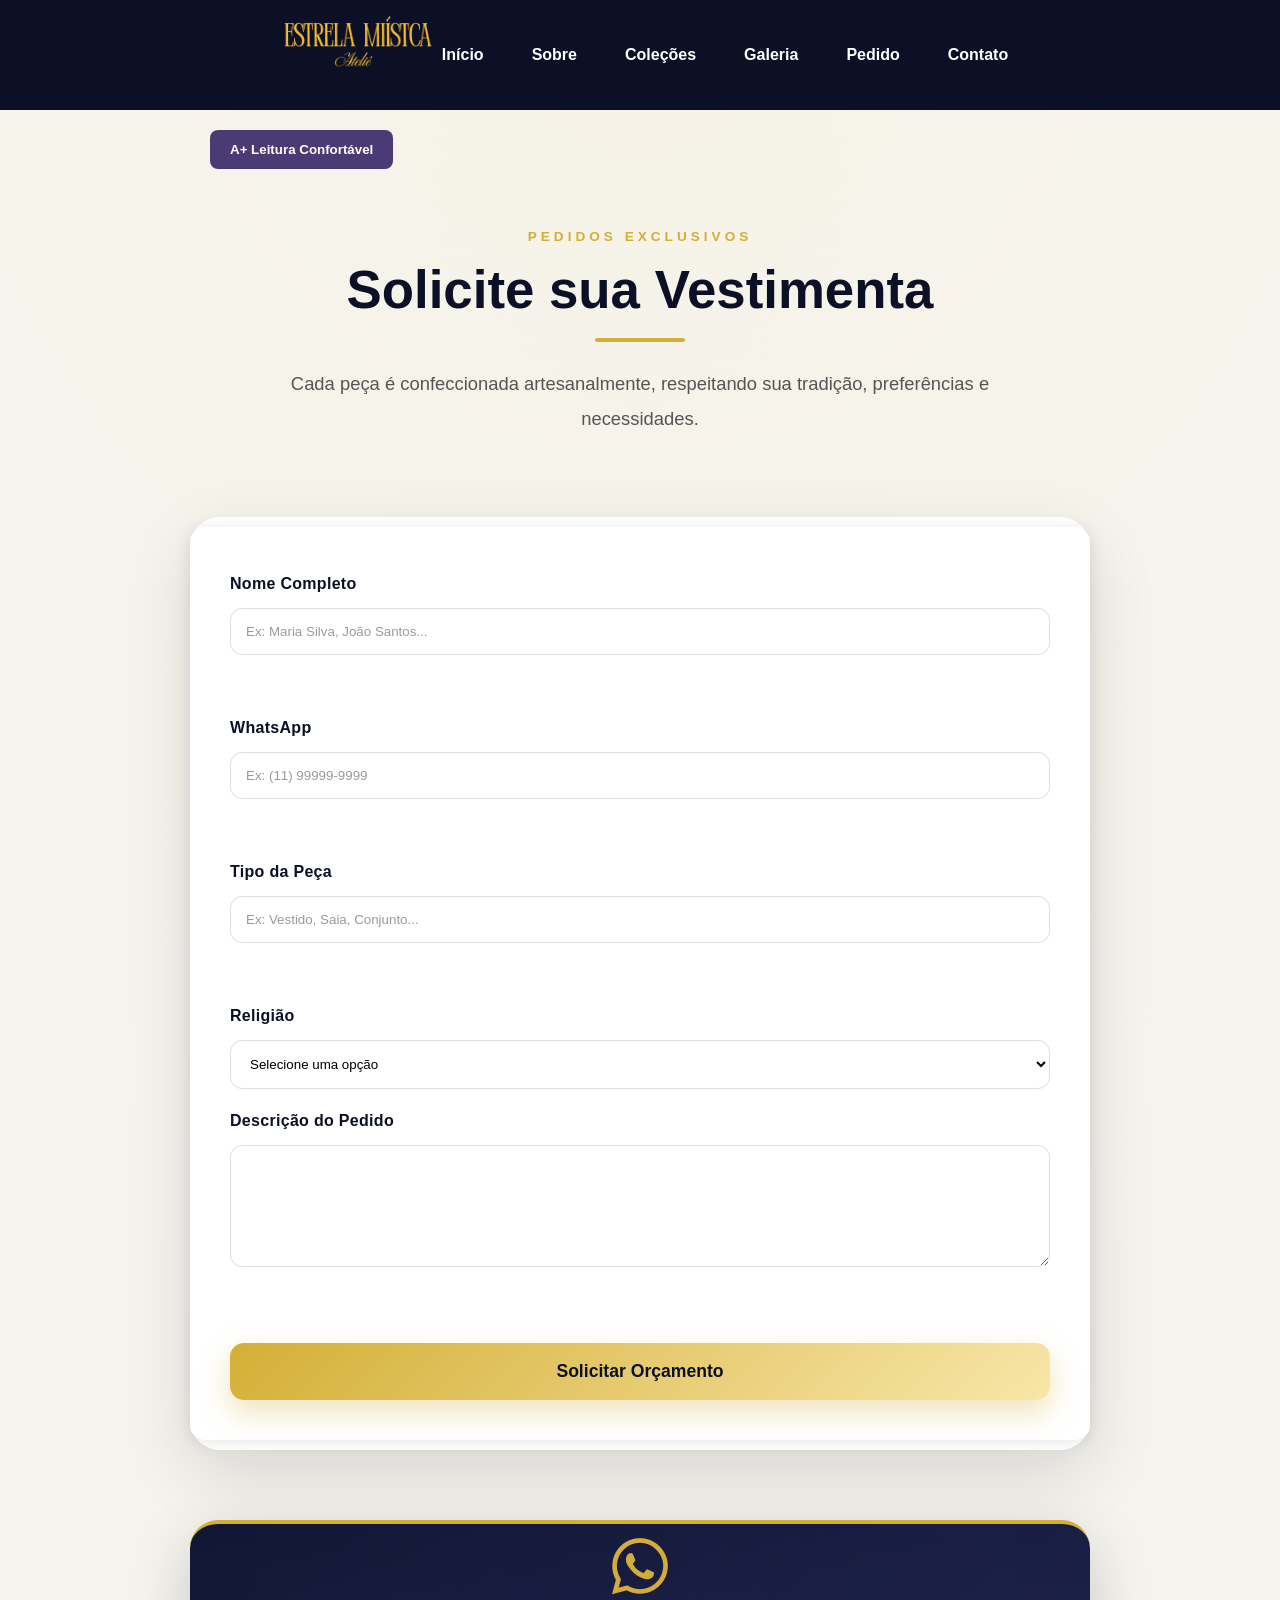
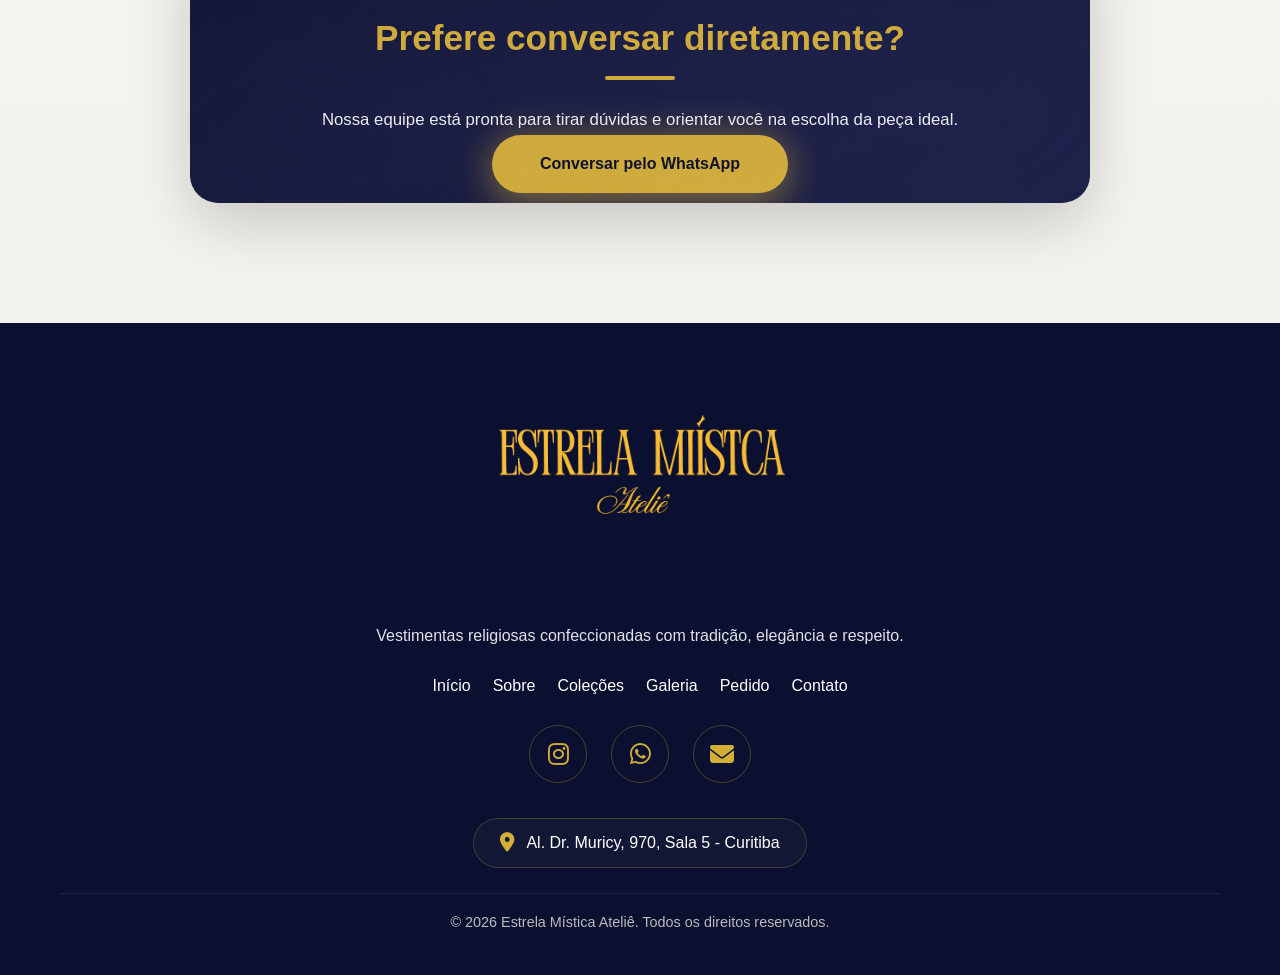
<file: pages/pedido.html>
<!DOCTYPE html>
<html lang="pt-BR">

<head>
    <meta charset="UTF-8">
    <meta name="viewport" content="width=device-width, initial-scale=1.0">
    <title>Pedido Personalizado - Estrela Mística Ateliê</title>

    <link rel="stylesheet" href="../css/style.css">
    <link rel="stylesheet"
href="https://cdnjs.cloudflare.com/ajax/libs/font-awesome/6.7.2/css/all.min.css">
</head>

<body>

  <header>
     
<div class="menu-overlay" id="menu-overlay"></div>

    <!-- MENU DESKTOP -->
    <nav class="desktop-nav">

        <a href="../index.html">
            <img src="img/Estrela Mística Marca.png"
                 class="logo-menu"
                 alt="Estrela Mística Ateliê">
        </a>

        <ul>
            <li><a href="../index.html">Início</a></li>
            <li><a href="sobre.html">Sobre</a></li>
            <li><a href="colecoes.html">Coleções</a></li>
            <li><a href="galeria.html">Galeria</a></li>
            <li><a href="pedido.html">Pedido</a></li>
            <li><a href="contato.html">Contato</a></li>
        </ul>

    </nav>


    <!-- MENU MOBILE -->
    <nav class="mobile-nav">

        <img src="img/Estrela Mística Marca.png"
             class="logo-mobile"
             alt="Estrela Mística Ateliê">

        <button id="menu-toggle" aria-label="Abrir menu">

            <i class="fa-solid fa-bars"></i>

        </button>


        <div class="mobile-menu" id="mobile-menu">

            <div class="mobile-menu-header">

                <img src="img/Estrela Mística Marca.png"
                     class="mobile-menu-logo"
                     alt="Estrela Mística Ateliê">

                <button class="mobile-close"
                        id="mobile-close"
                        aria-label="Fechar menu">

                    <i class="fa-solid fa-xmark"></i>

                </button>

            </div>


            <a href="../index.html">
                <i class="fa-solid fa-house"></i>
                <span>Início</span>
            </a>

            <a href="sobre.html">
                <i class="fa-solid fa-users"></i>
                <span>Sobre</span>
            </a>

            <a href="colecoes.html">
                <i class="fa-solid fa-shirt"></i>
                <span>Coleções</span>
            </a>

            <a href="galeria.html">
                <i class="fa-solid fa-images"></i>
                <span>Galeria</span>
            </a>

            <a href="pedido.html">
                <i class="fa-solid fa-clipboard-list"></i>
                <span>Pedido</span>
            </a>

            <a href="contato.html">
                <i class="fa-solid fa-envelope"></i>
                <span>Contato</span>
            </a>


            <div class="mobile-redes">

                <a href="https://www.instagram.com/estrelamistica.atelie/"
                   target="_blank"
                   aria-label="Instagram">

                    <i class="fa-brands fa-instagram"></i>

                </a>

                <a href="https://wa.me/5541996314284"
                   target="_blank"
                   aria-label="WhatsApp">

                    <i class="fa-brands fa-whatsapp"></i>

                </a>

            </div>

        </div>

    </nav>

</header>

   <main class="pedido-page">

    <button id="btn-acessibilidade" class="btn-acessibilidade">
    A+ Leitura Confortável
</button>

 <section class="topo-pagina">

    <span class="subtitulo">
        PEDIDOS EXCLUSIVOS
    </span>

    <h1>Solicite sua Vestimenta</h1>

    <p>
        Cada peça é confeccionada artesanalmente,
        respeitando sua tradição, preferências e
        necessidades.
    </p>

</section>


</section>

   <section class="card-formulario">

<form class="formulario-pedido">

    <label>Nome Completo</label>
    <input type="text" id="nome"
     placeholder="Ex: Maria Silva, João Santos...">
    <small id="erro-nome"></small>
        
    <label>WhatsApp</label>
    <input type="tel" id="whatsapp"
     placeholder="Ex: (11) 99999-9999">

    <small id="erro-whatsapp"></small>

    <label>Tipo da Peça</label>
    <input type="text" id="peca"
    placeholder="Ex: Vestido, Saia, Conjunto...">

      <small id="erro-peca"></small>

    <label>Religião</label>

    <select id="religiao">
        <option>Selecione uma opção</option>
        <option>Umbanda</option>
        <option>Candomblé</option>
        <option>Outro</option>
    </select>

    <label>Descrição do Pedido</label>

    <textarea
        id="descricao"
        rows="6"
        placeholder="Descreva sua peça, cores, detalhes e observações...">
    </textarea>

    <small id="erro-descricao"></small>

    <button type="button" onclick="enviarPedido()">
        Solicitar Orçamento
    </button>

</form>
    </section>

<section class="missao-premium">

    <div class="hero-smoke">

        <div class="smoke s1"></div>
        <div class="smoke s2"></div>
        <div class="smoke s3"></div>

    </div>

    <i class="fa-brands fa-whatsapp missao-icone"></i>

    <h2>Prefere conversar diretamente?</h2>

    <blockquote>

        Nossa equipe está pronta para tirar
        dúvidas e orientar você na escolha
        da peça ideal.

    </blockquote>

    <a href="https://wa.me/5541996314284"
       target="_blank"
       class="botao-saiba-mais">

        Conversar pelo WhatsApp

    </a>

</section>

</main>
 <footer>


    <div class="footer-conteudo">

      <img src="img/Estrela Mística Marca.png"
     alt="Estrela Mística Ateliê"
     class="footer-logo">

        
                <p>
            Vestimentas religiosas confeccionadas com tradição,
            elegância e respeito.
        </p>

      <ul class="footer-menu">

    <li><a href="../index.html">Início</a></li>

    <li><a href="sobre.html">Sobre</a></li>

    <li><a href="colecoes.html">Coleções</a></li>

    <li><a href="galeria.html">Galeria</a></li>

    <li><a href="pedido.html">Pedido</a></li>

    <li><a href="contato.html">Contato</a></li>

</ul>

                        <div class="footer-redes">

            <a href="https://www.instagram.com/estrelamistica.atelie/"
                target="_blank" aria-label="Instagram">
                <i class="fa-brands fa-instagram"></i>
            </a>

            <a href="https://wa.me/5541996314284"
                target="_blank" aria-label="WhatsApp">
                <i class="fa-brands fa-whatsapp"></i>
            </a>

            <a href="mailto:contato@estrelamisticaatelie.com"
                aria-label="E-mail">
                <i class="fa-solid fa-envelope"></i>
            </a>

        </div>
        <div class="footer-endereco">

    <i class="fa-solid fa-location-dot"></i>

    <span>
        Al. Dr. Muricy, 970, Sala 5 - Curitiba
    </span>

</div>
    <div class="footer-copy">

        © 2026 Estrela Mística Ateliê. Todos os direitos reservados.

    </div>

</footer>

<div id="modal-sucesso" class="modal-sucesso">

    <div class="modal-card">

        <div class="modal-icone">
            ✨
        </div>

        <h2>Pedido pronto!</h2>

        <p>
            Estamos preparando seu atendimento.
            Você será direcionado ao WhatsApp
            para concluir seu orçamento.
        </p>

        <div class="loader"></div>

    </div>

</div>

<script src="../js/script.js"></script>


</body>

</html>
</file>
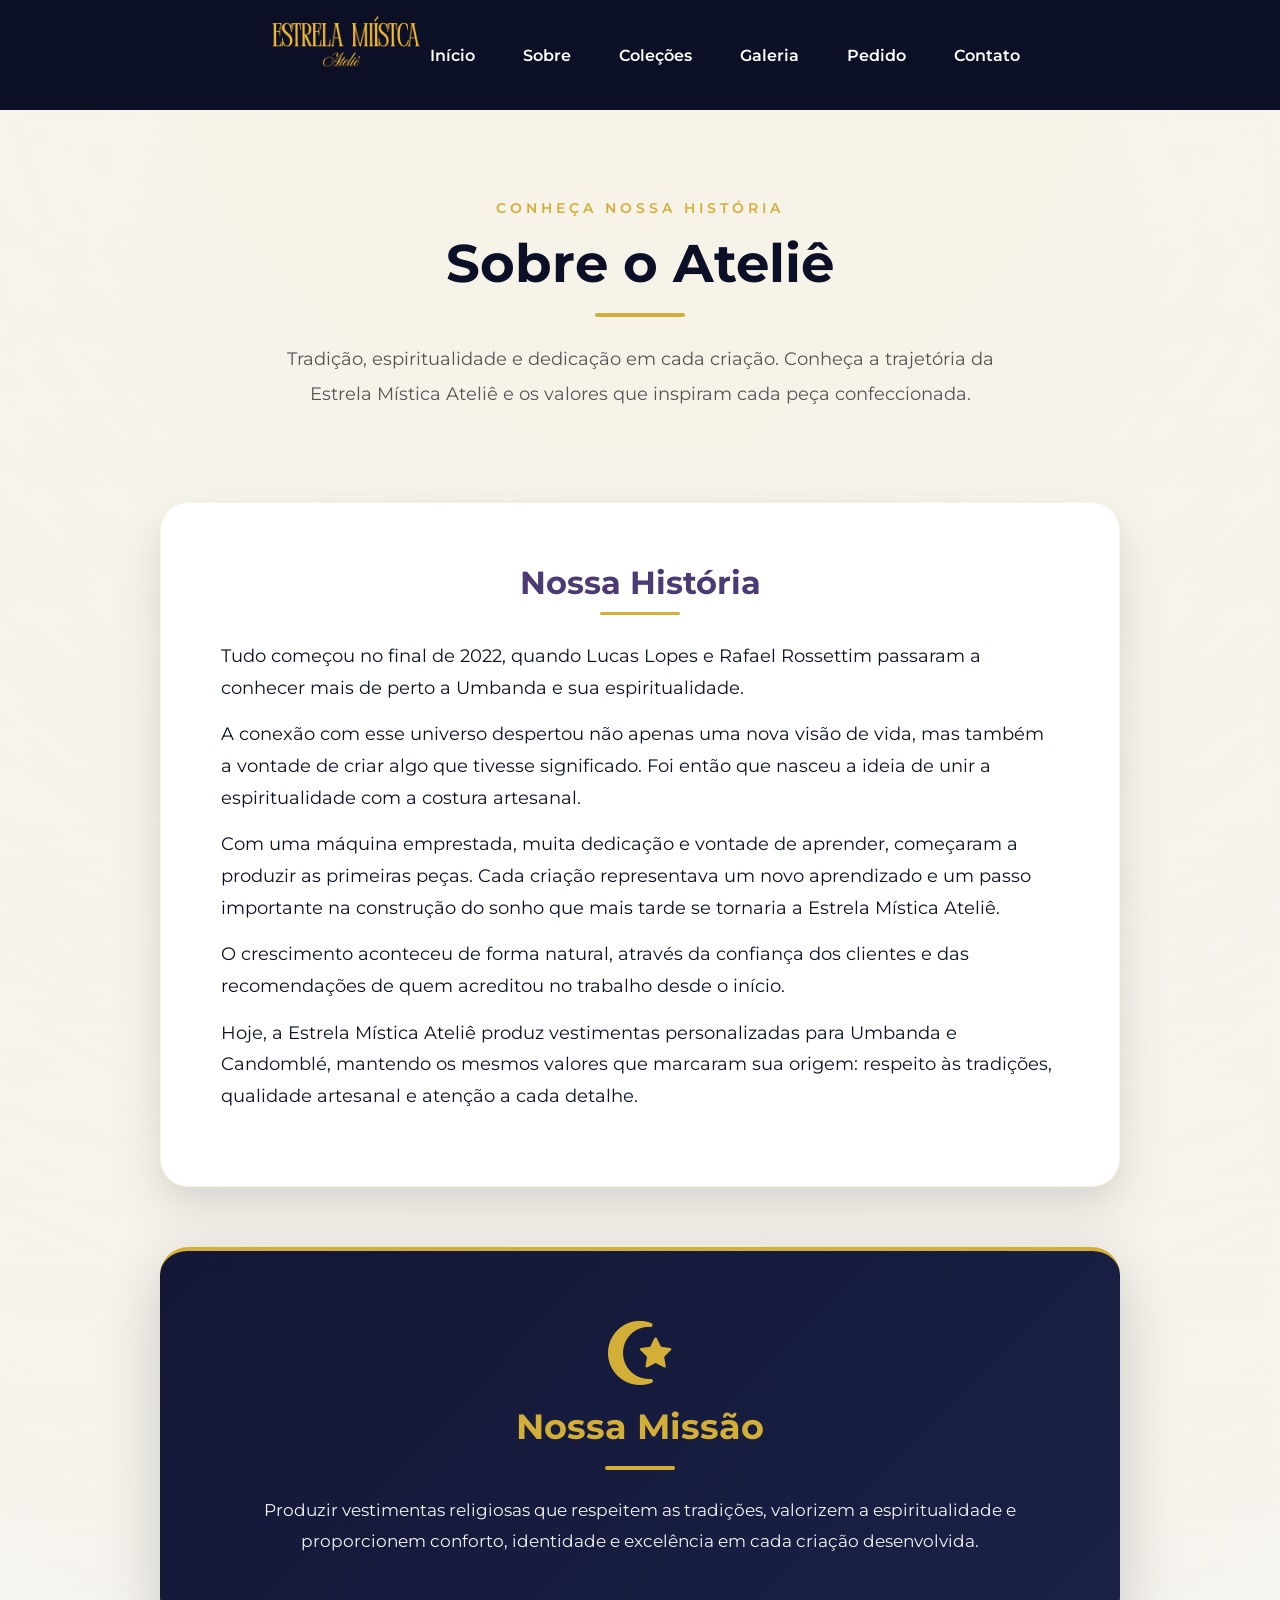
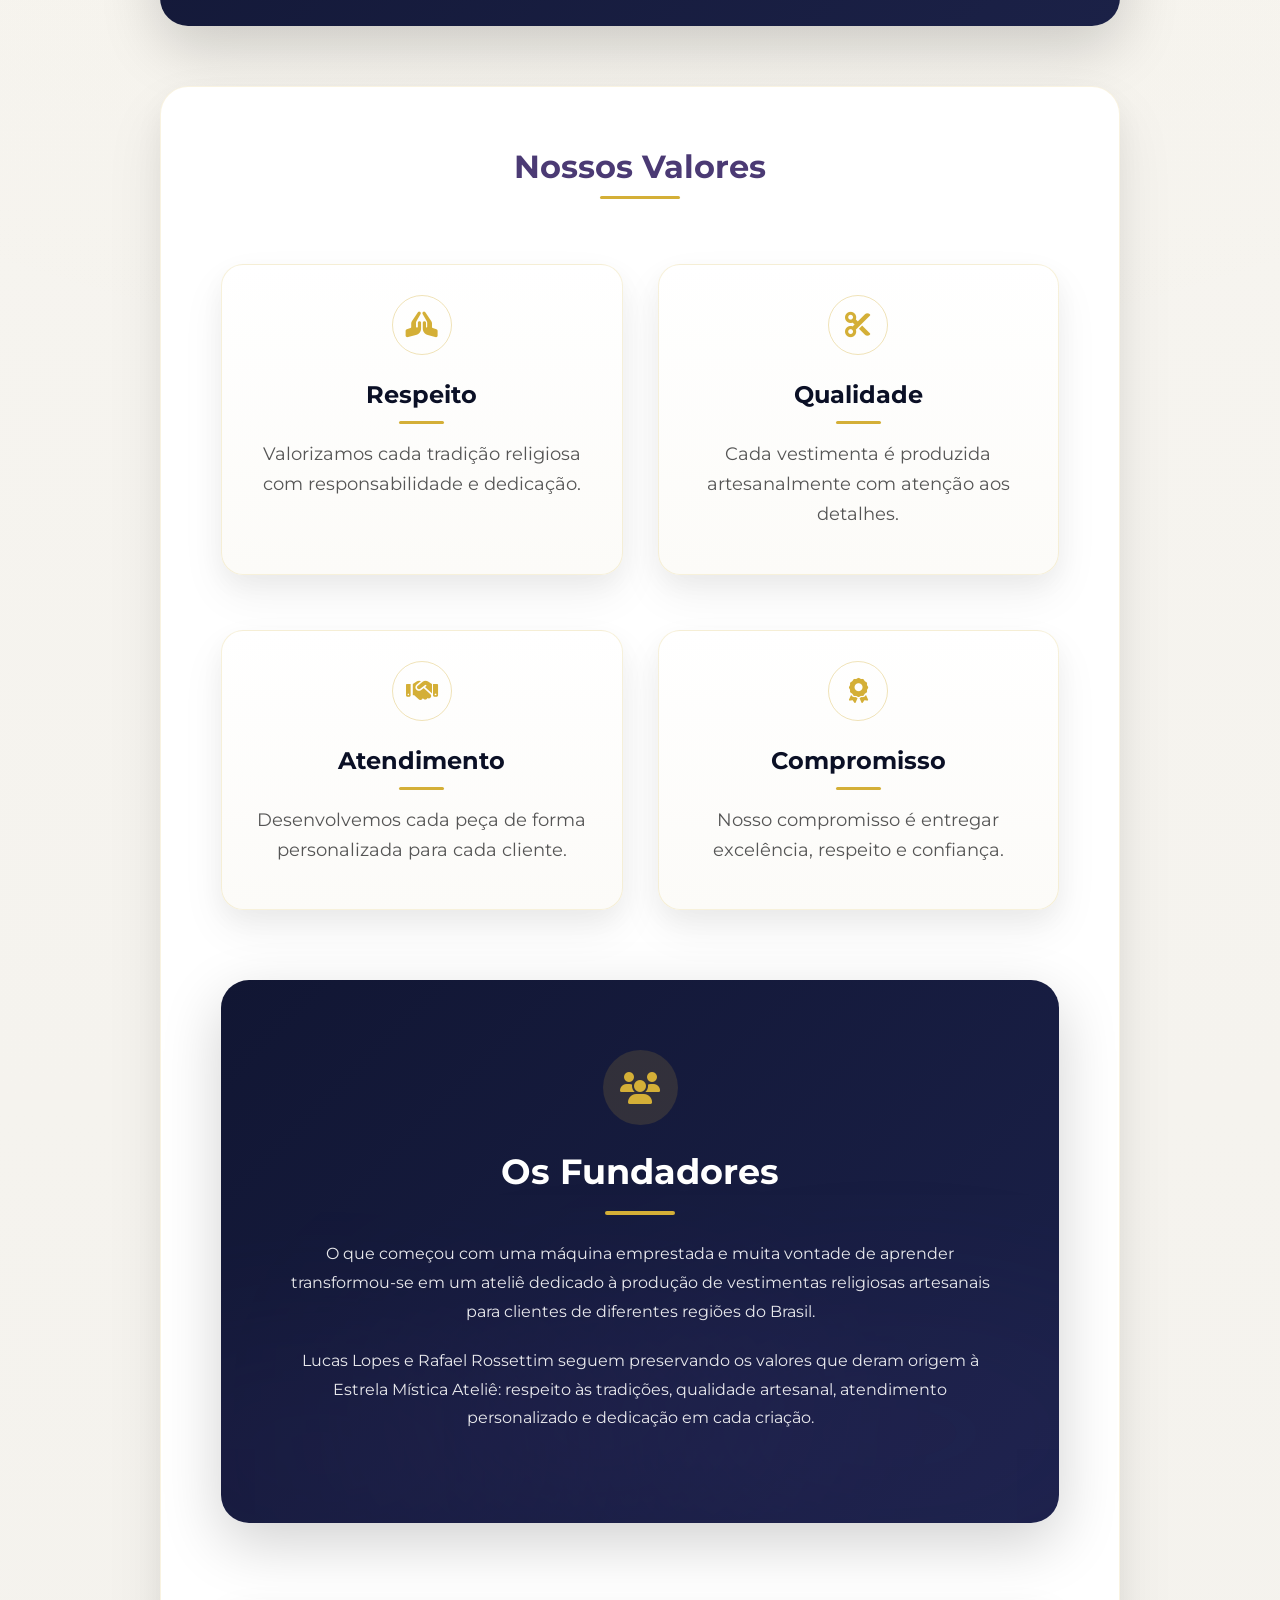
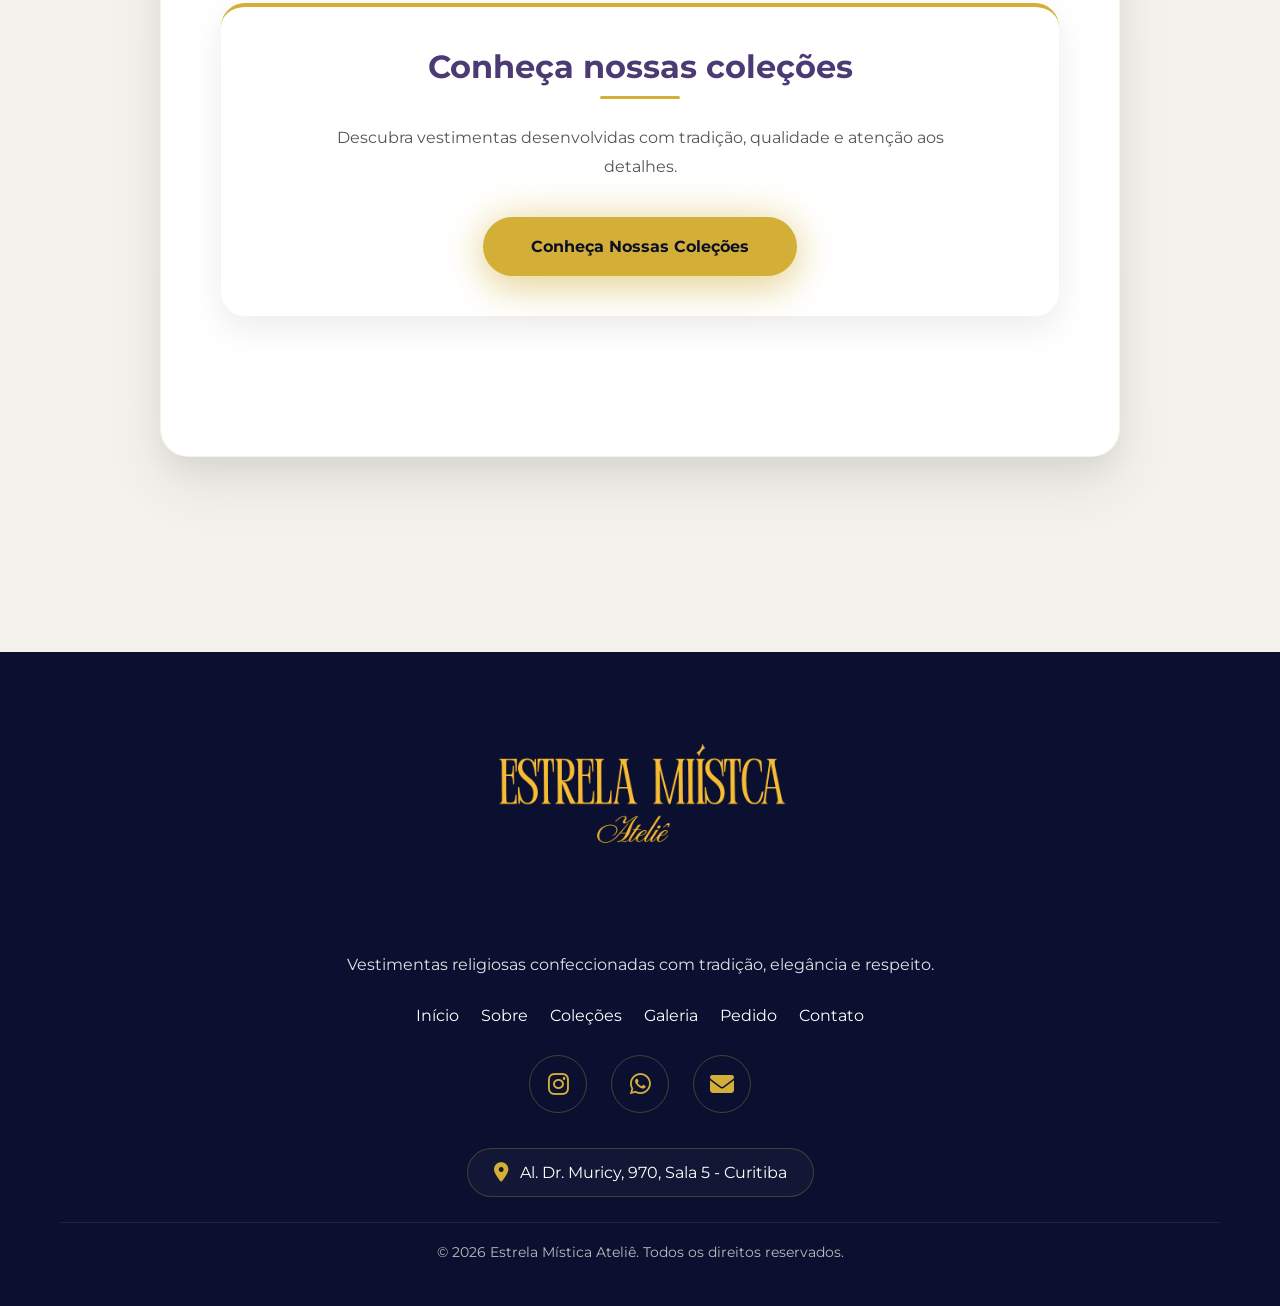
<file: pages/sobre.html>
<!DOCTYPE html>
<html lang="pt-BR">

<head>
    <meta charset="UTF-8">
    <meta name="viewport" content="width=device-width, initial-scale=1.0">
    <title>Sobre - Estrela Mística Ateliê</title>

    <link rel="preconnect" href="https://fonts.googleapis.com">
    <link rel="preconnect" href="https://fonts.gstatic.com" crossorigin>

    <link href="https://fonts.googleapis.com/css2?family=Montserrat:wght@300;400;500;600;700&display=swap" rel="stylesheet">

    <link rel="stylesheet"
    href="https://cdnjs.cloudflare.com/ajax/libs/font-awesome/6.7.2/css/all.min.css">

    <link rel="stylesheet" href="../css/style.css">
</head>

<body>
<header>

    <div class="menu-overlay" id="menu-overlay"></div>

    <!-- MENU DESKTOP -->
    <nav class="desktop-nav">

        <a href="../index.html">
            <img src="img/Estrela Mística Marca.png"
                 class="logo-menu"
                 alt="Estrela Mística Ateliê">
        </a>

        <ul>
            <li><a href="../index.html">Início</a></li>
            <li><a href="sobre.html">Sobre</a></li>
            <li><a href="colecoes.html">Coleções</a></li>
            <li><a href="galeria.html">Galeria</a></li>
            <li><a href="pedido.html">Pedido</a></li>
            <li><a href="contato.html">Contato</a></li>
        </ul>

    </nav>


    <!-- MENU MOBILE -->
    <nav class="mobile-nav">

        <img src="img/Estrela Mística Marca.png"
             class="logo-mobile"
             alt="Estrela Mística Ateliê">

        <button id="menu-toggle" aria-label="Abrir menu">

            <i class="fa-solid fa-bars"></i>

        </button>


        <div class="mobile-menu" id="mobile-menu">

            <div class="mobile-menu-header">

                <img src="img/Estrela Mística Marca.png"
                     class="mobile-menu-logo"
                     alt="Estrela Mística Ateliê">

                <button class="mobile-close"
                        id="mobile-close"
                        aria-label="Fechar menu">

                    <i class="fa-solid fa-xmark"></i>

                </button>

            </div>


            <a href="../index.html">
                <i class="fa-solid fa-house"></i>
                <span>Início</span>
            </a>

            <a href="sobre.html">
                <i class="fa-solid fa-users"></i>
                <span>Sobre</span>
            </a>

            <a href="colecoes.html">
                <i class="fa-solid fa-shirt"></i>
                <span>Coleções</span>
            </a>

            <a href="galeria.html">
                <i class="fa-solid fa-images"></i>
                <span>Galeria</span>
            </a>

            <a href="pedido.html">
                <i class="fa-solid fa-clipboard-list"></i>
                <span>Pedido</span>
            </a>

            <a href="contato.html">
                <i class="fa-solid fa-envelope"></i>
                <span>Contato</span>
            </a>


            <div class="mobile-redes">

                <a href="https://www.instagram.com/estrelamistica.atelie/"
                   target="_blank"
                   aria-label="Instagram">

                    <i class="fa-brands fa-instagram"></i>

                </a>

                <a href="https://wa.me/5541996314284"
                   target="_blank"
                   aria-label="WhatsApp">

                    <i class="fa-brands fa-whatsapp"></i>

                </a>

            </div>

        </div>

    </nav>

</header>

<main class="sobre-page">

    <!-- Topo -->
    <section class="topo-pagina">

        <span class="subtitulo">
            CONHEÇA NOSSA HISTÓRIA
        </span>

        <h1>Sobre o Ateliê</h1>

        <p>
            Tradição, espiritualidade e dedicação em cada criação.
            Conheça a trajetória da Estrela Mística Ateliê e os valores
            que inspiram cada peça confeccionada.
        </p>

    </section>

    <!-- História -->
    <section class="card-sobre">

        <h2>Nossa História</h2>

        <p>
            Tudo começou no final de 2022, quando Lucas Lopes e Rafael Rossettim passaram a conhecer mais de perto a Umbanda e sua espiritualidade.
        </p>

        <p>
            A conexão com esse universo despertou não apenas uma nova visão de vida, mas também a vontade de criar algo que tivesse significado. Foi então que nasceu a ideia de unir a espiritualidade com a costura artesanal.
        </p>

        <p>
            Com uma máquina emprestada, muita dedicação e vontade de aprender, começaram a produzir as primeiras peças. Cada criação representava um novo aprendizado e um passo importante na construção do sonho que mais tarde se tornaria a Estrela Mística Ateliê.
        </p>

        <p>
            O crescimento aconteceu de forma natural, através da confiança dos clientes e das recomendações de quem acreditou no trabalho desde o início.
        </p>

        <p>
            Hoje, a Estrela Mística Ateliê produz vestimentas personalizadas para Umbanda e Candomblé, mantendo os mesmos valores que marcaram sua origem: respeito às tradições, qualidade artesanal e atenção a cada detalhe.
        </p>

    </section>

    <!-- Missão -->
     
 <section class="missao-premium">
 

    <i class="fa-solid fa-star-and-crescent missao-icone"></i>

    <h2>Nossa Missão</h2>

    <blockquote>

        Produzir vestimentas religiosas que respeitem as tradições,
        valorizem a espiritualidade e proporcionem conforto,
        identidade e excelência em cada criação desenvolvida.

    </blockquote>

</section>

   <!-- Valores -->
<section class="card-sobre">

    <h2>Nossos Valores</h2>

    <div class="valores-grid">

        <article class="valor-card">

            <i class="fa-solid fa-hands-praying valor-icone"></i>

            <h3>Respeito</h3>

            <p>
                Valorizamos cada tradição religiosa com responsabilidade e dedicação.
            </p>

        </article>

        <article class="valor-card">

            <i class="fa-solid fa-scissors valor-icone"></i>

            <h3>Qualidade</h3>

            <p>
                Cada vestimenta é produzida artesanalmente com atenção aos detalhes.
            </p>

        </article>

        <article class="valor-card">

            <i class="fa-solid fa-handshake valor-icone"></i>

            <h3>Atendimento</h3>

            <p>
                Desenvolvemos cada peça de forma personalizada para cada cliente.
            </p>

        </article>

        <article class="valor-card">

            <i class="fa-solid fa-award valor-icone"></i>

            <h3>Compromisso</h3>

            <p>
                Nosso compromisso é entregar excelência, respeito e confiança.
            </p>

        </article>

    </div>

<section class="fundadores">

    <div class="hero-smoke">

        <div class="smoke s1"></div>
        <div class="smoke s2"></div>
        <div class="smoke s3"></div>

    </div>

    <i class="fa-solid fa-users fundadores-icone"></i>

    <h2>Os Fundadores</h2>

    <p>
        O que começou com uma máquina emprestada e muita vontade de aprender
        transformou-se em um ateliê dedicado à produção de vestimentas religiosas
        artesanais para clientes de diferentes regiões do Brasil.
    </p>

    <p>
        Lucas Lopes e Rafael Rossettim seguem preservando os valores que deram
        origem à Estrela Mística Ateliê: respeito às tradições, qualidade artesanal,
        atendimento personalizado e dedicação em cada criação.
    </p>

</section>

    <!-- CTA -->
    <section class="cta-sobre">

        <h2>Conheça nossas coleções</h2>

        <p>
            Descubra vestimentas desenvolvidas com tradição, qualidade e atenção aos detalhes.
        </p>

        <a href="colecoes.html" class="botao-saiba-mais">
            Conheça Nossas Coleções
        </a>

    </section>

</main>

    <footer>

   

    <div class="footer-conteudo">

      <img src="img/Estrela Mística Marca.png"
     alt="Estrela Mística Ateliê"
     class="footer-logo">

        
                <p>
            Vestimentas religiosas confeccionadas com tradição,
            elegância e respeito.
        </p>

       <ul class="footer-menu">

    <li><a href="../index.html">Início</a></li>

    <li><a href="sobre.html">Sobre</a></li>

    <li><a href="colecoes.html">Coleções</a></li>

    <li><a href="galeria.html">Galeria</a></li>

    <li><a href="pedido.html">Pedido</a></li>

    <li><a href="contato.html">Contato</a></li>

</ul>
                        <div class="footer-redes">

            <a href="https://www.instagram.com/estrelamistica.atelie/"
                target="_blank" aria-label="Instagram">
                <i class="fa-brands fa-instagram"></i>
            </a>

            <a href="https://wa.me/5541996314284"
                target="_blank" aria-label="WhatsApp">
                <i class="fa-brands fa-whatsapp"></i>
            </a>

            <a href="mailto:contato@estrelamisticaatelie.com"
                aria-label="E-mail">
                <i class="fa-solid fa-envelope"></i>
            </a>

        </div>
        <div class="footer-endereco">

    <i class="fa-solid fa-location-dot"></i>

    <span>
        Al. Dr. Muricy, 970, Sala 5 - Curitiba
    </span>

</div>
    <div class="footer-copy">

        © 2026 Estrela Mística Ateliê. Todos os direitos reservados.

    </div>

</footer>

<script src="../js/script.js"></script>


</body>

</html>
</file>
<file: css/style.css>
/* RESET */

* {
    margin: 0;
    padding: 0;
    box-sizing: border-box;
}

/* CORES DO PROJETO */

:root {
    --azul-escuro: #0B1026;
    --roxo: #4B3A74;
  --dourado: #D4AF37;
    --branco: #F7F5F2;
}

/* CONFIGURAÇÕES GERAIS */
body {

    font-family: 'Montserrat', sans-serif;

    background:
        radial-gradient(
            circle at top,
            rgba(212,175,55,0.05),
            transparent 45%
        ),

        linear-gradient(
            to bottom,
             #F8F6F1,
              #F3F1EC
        );

    color: var(--azul-escuro);
}
section {

    position: relative;

    z-index: 1;

}
/* MENU */

header {

    background-color: var(--azul-escuro);

    padding: 0 40px;

    height: 110px;

    display: flex;

    align-items: center;

    position: sticky;

    top: 0;

    z-index: 1000;

}

nav{
    display:flex;
    justify-content:space-between;
    align-items:center;
}

nav h1 {
    color: var(--dourado);
    font-size:2rem;
    letter-spacing: 2px;
}

nav ul{

display:flex;

flex-wrap:wrap;

 list-style:none;
justify-content:center;

gap:15px;

}

nav a {
    color: var(--branco);
    text-decoration: none;
    font-weight: bold;

    transition: 0.3s;
    padding-bottom:5px;
}

nav a:hover{
    color: var(--dourado);
}

/* HERO */

section {
    padding: 40px 40px;
}



button {
    background-color: var(--dourado);
    border: none;
    padding: 12px 24px;
    cursor: pointer;
    border-radius: 8px;
    font-weight: bold;
}

/* COLEÇÕES */

article {
    background-color: white;
    padding: 30px;
    margin-top: 20px;
    border-radius: 10px;
    box-shadow: 0px 4px 15px rgba(0,0,0,0.08);

    
}

/* RODAPÉ */

footer{

    margin-top:120px;

    background:#0B1030;

    color:white;

}

.footer-conteudo{

    position:relative;

    overflow:hidden;

    max-width:1200px;

    margin:auto;

    padding:50px 20px 25px;

    text-align:center;

}
.footer-conteudo h2{

    color:var(--dourado);

    font-size:2rem;

    margin-bottom:20px;

}

.footer-conteudo>p{

    max-width:620px;

    margin:0 auto 28px;

    opacity:.88;

    line-height:1.7;

}

.footer-menu{

    list-style:none;

    display:flex;

    justify-content:center;

    flex-wrap:wrap;

    gap:22px;

    margin-bottom:28px;

}

.footer-menu a{

    color:white;

    text-decoration:none;

    transition:.3s;

}

.footer-menu a:hover{

    color:var(--dourado);

}

.footer-contato{

    display:flex;

    justify-content:center;

    gap:40px;

    flex-wrap:wrap;

    color:#d6d6d6;

}
.footer-logo{

    width: 330px;

    max-width: 90%;

    margin-bottom: 25px;

    transition: .4s;

}

.footer-logo:hover{

    transform: scale(1.03);

}

.footer-copy{

    border-top:1px solid rgba(255,255,255,.08);

    text-align:center;

    padding:20px;

    font-size:.9rem;

    color:#bbb;

}

.footer-redes{

    display:flex;

    justify-content:center;

    gap:24px;

    margin:30px 0 25px;

}

.footer-redes a{

    width:58px;

    height:58px;

    border-radius:50%;

    display:flex;

    align-items:center;

    justify-content:center;

    text-decoration:none;

    color:var(--dourado);

    font-size:1.5rem;

    border:1px solid rgba(212,175,55,.30);

    transition:.35s;

}

.footer-redes a:hover{

    background:var(--dourado);

    color:#0B1030;

    transform:translateY(-4px) scale(1.05);

    box-shadow:0 15px 35px rgba(212,175,55,.45);

}
.footer-endereco{

    display:inline-flex;

    align-items:center;

    gap:12px;

    margin:10px auto 25px;

    padding:14px 26px;

    border:1px solid rgba(212,175,55,.25);

    border-radius:999px;

    background:rgba(255,255,255,.03);

    color:#fff;

    font-size:1rem;

    transition:.35s ease;

}
.footer-endereco i{

    color:var(--dourado);

    font-size:1.2rem;

}
.footer-endereco:hover{

    border-color:rgba(212,175,55,.55);

    background:rgba(212,175,55,.08);

    transform:translateY(-2px);

}
  .cards{

    display:flex;

    gap:35px;

    margin-top:50px;

    align-items:stretch;

    perspective: 1400px;
}
.card-img{

    overflow:hidden;

    border-radius:18px;

    margin-bottom:16px;

}

.card-img img{

    width:100%;

    height:220px;

    display:block;

    object-fit:cover;

    transition:
        transform .8s ease;

}

.cards article{

    display:flex;

    flex-direction:column;

    flex:1;

    background:#fff;

    border-radius:24px;

    padding:16px;

    position:relative;

    border:1px solid rgba(212,175,55,.15);

    transition:
    transform .45s cubic-bezier(.22,.61,.36,1),
    box-shadow .45s,
    border-color .45s;

    box-shadow:
    0 2px 4px rgba(0,0,0,.04),
    0 10px 20px rgba(0,0,0,.06),
    0 25px 45px rgba(0,0,0,.10),
    0 50px 90px rgba(0,0,0,.08);

    overflow:hidden;

}

.card-content h3{

    text-align:center;

    font-size:2.4rem;

    margin-bottom:18px;

    line-height:1.1;

}

 .card-content p{

    flex:1;

    text-align:center;

    font-size:1rem;
    
    line-height:1.7;

    color:#505050;

}


    @media (max-width: 768px) {

        section {
            padding: 30px 20px;
        }

    nav {
        flex-direction: column;
        gap: 15px;
    }

    nav ul {
        flex-wrap: wrap;
        text-align: center;
    }

    .cards {
        flex-direction: column;
    }

}

.card-content{

    display:flex;

    flex-direction:column;

    flex:1;

}

.sobre{

    max-width:900px;

    margin:120px auto;

    padding:0 20px;

    text-align:center;

}

.sobre h2{

    font-size:3rem;

    color:var(--azul-escuro);

    margin-bottom:20px;

    font-weight:700;

}
.sobre h2::after {

    content: "";

    display: block;

    width: 80px;

    height: 3px;

    background: var(--dourado);

    margin: 15px auto 0;

    border-radius: 20px;

}

.sobre p {
    max-width: 950px;
    margin: 0 auto 40px;
    font-size: 1.35rem;
    line-height: 2;
    color:#3f3f3f;
}

.diferenciais {
    text-align: center;
}

.diferenciais h2 {
    margin-bottom: 40px;
    font-size: 2rem;
}

.diferenciais-grid {
    display: flex;
    gap: 20px;
    flex-wrap: wrap;
}

.diferencial {
    flex: 1;
    min-width: 250px;

    background: white;

    padding: 25px;

    border-radius: 12px;

    box-shadow: 0 2px 10px rgba(0,0,0,0.1);
}

.diferencial h3 {
    margin-bottom: 15px;
}

.galeria {
    text-align: center;
}

.galeria h2 {
    margin-bottom: 40px;
    font-size: 2rem;
}


.galeria-grid{

    display:grid;

    grid-template-columns:repeat(auto-fit,minmax(320px,1fr));

    gap:30px;

    margin-top:70px;

}


.foto{

    background:#fff;

    overflow:hidden;

    border-radius:28px;

    border:1px solid rgba(212,175,55,.20);

    box-shadow:0 18px 45px rgba(0,0,0,.08);

    transition:.4s;

}

.foto:hover{

    transform:translateY(-12px);

    box-shadow:0 35px 70px rgba(0,0,0,.16);

}
.foto:hover img{

    transform:scale(1.05);

}


.foto:hover .overlay-foto{

    opacity:1;

}
.info-foto{

    position:absolute;
    inset:0;

    display:flex;
    justify-content:center;
    align-items:end;

    padding:20px;

    background:linear-gradient(to top,
        rgba(0,0,0,.8),
        transparent);

    opacity:0 !important;

    transition:.35s;

    pointer-events:none;

}

.foto:hover .info-foto{

    opacity:1 !important;

}

.info-foto h3{

    font-size:1.8rem;

    color:var(--branco);

    margin:12px 0;

}

.info-foto p{

    color:#666;

    line-height:1.7;

    margin-top:20px;

}
.overlay-foto h3{

    color:#fff;

    font-size:2rem;

    font-weight:700;

    letter-spacing:1px;

}

@media(max-width:768px){

.galeria-grid{

grid-template-columns:1fr;

}
}

.contato {
    text-align: center;
}

.contato h2 {
    font-size: 2rem;
    margin-bottom: 20px;
}

.contato p {
    margin-bottom: 30px;
}

.contato-links {
    display: flex;
    justify-content: center;
    gap: 20px;
    flex-wrap: wrap;
}

.contato-links a {
    background-color: var(--roxo);

    color: white;

    text-decoration: none;

    padding: 12px 24px;

    border-radius: 8px;

    transition: 0.3s;
}

.contato-links a:hover {
    background-color: var(--dourado);
    color: var(--azul-escuro);
}

html {
    scroll-behavior: smooth;
}

.botao-orcamento {
    background-color: var(--dourado);
    color: var(--azul-escuro);

    padding: 12px 24px;

    border-radius: 8px;

    text-decoration: none;

    font-weight: bold;

    display: inline-block;
}

section {
    scroll-margin-top: 100px;
}

.botao-saiba-mais{

    display:inline-flex;

    align-items:center;

    justify-content:center;

    padding:20px 48px;

    border-radius:999px;

    background:var(--dourado);

    color:var(--azul-escuro);

    font-weight:700;

    text-decoration:none;

    transition:.35s;

    box-shadow:
0 0 40px rgba(212,175,55,.40),
0 15px 35px rgba(212,175,55,.30);

}

.botao-saiba-mais:hover{

    transform:translateY(-5px);

    box-shadow:
        0 0 50px rgba(212,175,55,.60),
        0 20px 45px rgba(212,175,55,.35);

}
.sobre-page {

    max-width: 1000px;

    margin: 0 auto;

    padding: 40px 20px;

}

.card-sobre{

    background:#fff;

    max-width:1100px;

    margin:0 auto 35px;

    padding:60px;

    border-radius:28px;

    border:1px solid rgba(212,175,55,.15);

   box-shadow:
    0 12px 28px rgba(0,0,0,.05),
    0 28px 60px rgba(0,0,0,.08);

    transition:.35s;

}
.card-sobre h2 {

    text-align: center;

    color: var(--roxo);

    margin-bottom: 25px;

    font-size: 2rem;

    position: relative;

}

.card-sobre h2::after {

    content: "";

    display: block;

    width: 80px;

    height: 3px;

    background-color: var(--dourado);

    margin: 10px auto 0;

    border-radius: 20px;

}

.card-sobre p {

    font-size: 1.1rem;

    line-height: 1.8;

    margin-bottom: 15px;

}

.card-sobre ul {

    max-width: 600px;

    margin: 0 auto;

    padding-left: 20px;

}

.card-sobre li {

    margin-bottom: 10px;

}

.btn-orcamento {

    display: inline-block;

    background: #D4AF37;

    color: #0B1026;

    padding: 18px 42px;

    border-radius: 50px;

    font-weight: 700;

    text-decoration: none;

    box-shadow:
        0 0 20px rgba(212,175,55,0.35),
        0 0 50px rgba(212,175,55,0.15);

    transition: .35s;
}

.btn-orcamento:hover {

    transform: translateY(-4px) scale(1.03);

    box-shadow:
        0 0 30px rgba(212,175,55,0.5),
        0 0 70px rgba(212,175,55,0.25);
}
.galeria-page {

    max-width: 1200px;

    margin: 0 auto;

}

.galeria-page h2 {

    text-align: center;

    font-size: 2.5rem;

    margin-bottom: 20px;

}

.galeria-page p {

    text-align: center;

    margin-bottom: 40px;

    font-size: 1.1rem;

}

.galeria-topo {

    text-align: center;

}

.galeria-topo h2 {

    font-size: 2.5rem;

    margin-bottom: 15px;

}

.galeria-topo p {

    max-width: 700px;

    margin: 0 auto;

    font-size: 1.1rem;

}

.colecoes-page {

    max-width: 1200px;

    margin: 0 auto;

}

.colecoes-topo {

    text-align: center;

}



.colecoes-topo h2 {

    font-size: 2.5rem;

    margin-bottom: 15px;

}

.colecoes-topo p {

    max-width: 700px;

    margin: 0 auto;

    font-size: 1.1rem;

}

.colecoes-page .cards {

    display: grid;

    grid-template-columns: repeat(2, 1fr);

    gap: 25px;

    margin-top: 30px;

    align-items: stretch;

    justify-items: stretch;

}

@media (max-width: 768px){

    .colecoes-page .cards{

        grid-template-columns: 1fr;

        gap:20px;

    }

    .colecao-card{

        padding:30px 20px;

    }

    .colecao-card h3{

        font-size:1.7rem;

    }

}
.colecoes{

    background:#F3F0E8;

    border-radius:40px;

    padding:90px 60px;

    text-align:center;
}
.colecoes h2{

    font-size:3rem;

    color:var(--azul-escuro);

    margin-bottom:15px;

    font-weight:700;

}

.colecoes p{

    max-width:700px;

    margin:0 auto 60px;

    font-size:1.2rem;

    color:#555;

    line-height:1.8;

}

.saiba-mais-btn {

    background-color: var(--dourado);

    color: var(--azul-escuro);

    border: none;

    padding: 12px 20px;

    border-radius: 8px;

    font-weight: bold;

    margin-top: 15px;

    cursor: pointer;

    transition: 0.3s;

}

.saiba-mais-btn:hover {

    transform: translateY(-3px);

}

.info-colecao {

    display: none;

    margin-top: 15px;

    padding: 15px;

    background-color: #f5f5f5;

    border-radius: 8px;

    line-height: 1.8;
     
     word-break: normal;
}

.pedido-page {

    max-width: 900px;

    margin: 0 auto;

}

.pedido-page h2 {

    text-align: center;

    font-size: 2.5rem;

    margin-bottom: 20px;

}

.pedido-page p {

    text-align: center;

    margin-bottom: 40px;

}

.formulario-pedido {

    background: white;

    padding: 40px;

    border-radius: 15px;

    box-shadow: 0 2px 15px rgba(0,0,0,0.1);

    display: flex;

    flex-direction: column;

    gap: 15px;

}

.formulario-pedido label{

    font-weight:600;

    color:var(--azul-escuro);

    margin-top:8px;

    letter-spacing:.3px;

}

.formulario-pedido input,
.formulario-pedido select,
.formulario-pedido textarea{

    width:100%;

    padding:15px;

    border:1px solid #ddd;

    border-radius:12px;

    font-family:inherit;

    transition:.3s ease;

}

.formulario-pedido input::placeholder,
.formulario-pedido textarea::placeholder{

    color:#9a9a9a;

}

.formulario-pedido input:focus,
.formulario-pedido select:focus,
.formulario-pedido textarea:focus{

    border-color:#D4AF37;

    box-shadow:0 0 0 4px rgba(212,175,55,.15);

    outline:none;

}
.formulario-pedido textarea {

    resize: vertical;

}

.formulario-pedido button{

    margin-top:20px;

    padding:18px;

    border:none;

    border-radius:14px;

    background:linear-gradient(135deg,#D4AF37,#F7E6A8);

    color:var(--azul-escuro);

    font-size:1.1rem;

    font-weight:700;

    cursor:pointer;

    transition:.35s ease;

    box-shadow:0 12px 30px rgba(212,175,55,.35);

}

.formulario-pedido select{

    background:white;

    cursor:pointer;

}

.formulario-pedido button:hover{

    transform:translateY(-4px);

    box-shadow:0 18px 40px rgba(212,175,55,.5);

}

.formulario-pedido button:active{

    transform:scale(.98);

}

.pedido-page section {

    padding: 10px 0;

}

.colecoes-topo {

    padding-bottom: 10px;

}

.colecoes-page .cards {

    margin-top: 0;

    padding-top: 10px;

}
.btn-acessibilidade {

    background-color: var(--roxo);

    color: white;

    border: none;

    padding: 12px 20px;

    border-radius: 8px;

    cursor: pointer;

    margin: 20px;
}

body.modo-acessivel {

    font-size: 1.2rem;

    line-height: 2;
}

body.modo-acessivel p,
body.modo-acessivel label,
body.modo-acessivel li {

    font-size: 1.2rem;
}

body.modo-acessivel h1,
body.modo-acessivel h2,
body.modo-acessivel h3 {

    letter-spacing: 1px;
}

body.modo-acessivel input,
body.modo-acessivel textarea,
body.modo-acessivel select,
body.modo-acessivel button {

    font-size: 1.1rem;
}

.erro {

    border: 2px solid red;
}

.correto {

    border: 2px solid green;
}

small{

    display:block;

    min-height:20px;

    margin-top:6px;

    font-size:.85rem;

    font-weight:600;

    transition:.3s ease;

}
.contato-page {

    max-width: 1000px;

    margin: 0 auto;

}

.contato-topo {

    text-align: center;

}

.contato-topo h2 {

    font-size: 2.5rem;

    margin-bottom: 15px;

}

.contato-topo p {

    max-width: 700px;

    margin: 0 auto;

}

.contato-cards {

    display: grid;

    grid-template-columns: repeat(3, 1fr);

    gap: 25px;

    margin-top: 30px;

}

.btn-contato{

    display:flex;

    min-height:64px;

    width:100%;

    margin-top:20px;

    padding:18px;

    border:none;

    border-radius:14px;

    background:linear-gradient(135deg,#D4AF37,#F7E6A8);

    color:var(--azul-escuro);

    font-size:1.1rem;

    font-weight:700;

    text-align:center;

    text-decoration:none;

    cursor:pointer;

     justify-content:center;

    align-items:center;

    transition:.35s ease;

    box-shadow:0 12px 30px rgba(212,175,55,.35);

}
.btn-contato:hover{

    transform:translateY(-2px);

    box-shadow:0 18px 35px rgba(212,175,55,.45);

}

@media (max-width: 768px) {

    .contato-cards {

        grid-template-columns: 1fr;

    }

}

.cta-home {

    max-width: 1100px;

    margin: 80px auto;

    padding: 60px;

    background: white;

    border-radius: 20px;

    border-top: 4px solid #D4AF37;

    box-shadow:
        0 10px 30px rgba(0,0,0,0.08);
}

.cards article:hover{

    transform:
        translateY(-10px)
        scale(1.015);

    border-color:rgba(212,175,55,.45);

    box-shadow:

    0 6px 12px rgba(0,0,0,.05),

    0 18px 35px rgba(0,0,0,.10),

    0 40px 70px rgba(0,0,0,.16),

    0 70px 120px rgba(0,0,0,.12),

    0 0 25px rgba(212,175,55,.08);

}
.cards article:hover::after{

    bottom:-22px;

    filter:blur(24px);

    opacity:1;

}

.foto{

    position:relative;

    overflow:hidden;

    border-radius:22px;

    cursor:pointer;

    box-shadow:0 18px 40px rgba(0,0,0,.12);

}
.foto img{

    width:100%;

    display:block;

    transition:.5s;

}
@media(max-width:768px){

.foto img{

    width:100%;
    height:auto;
    object-fit:cover;

}

}
.info-foto{
    padding:22px 20px 30px;
}

.info-foto p{
    display:block;
    margin-top:18px;
    line-height:1.7;
}


@media (max-width: 768px) {

    .hero h2 {
        font-size: 2rem;
    }

}

.foto:hover img{

    transform:scale(1.08);

}

.foto:hover .info-foto{

    opacity:1;

}
.hero {

    position: relative;

    min-height: 600px;

    height: 65vh;

    overflow: hidden;

    padding: 0;

}

.hero-slider {

    position: absolute;

    top: 0;

    left: 0;

    width: 100%;

    height: 100%;

}
.slide {

    position: absolute;
    top: 0;
    left: 0;

    width: 100%;
    height: 100%;

    object-fit: cover;

    opacity: 0;

    transition: opacity 1.5s ease;

    animation: zoomHero 8s ease-in-out infinite;
}

.slide.ativo {

    opacity: 1;

}

@keyframes zoomHero {

    from {
        transform: scale(1);
    }

    to {
        transform: scale(1.15);
    }

}

.hero::before {

    content: "";

    position: absolute;

    inset: 0;

    background:
        linear-gradient(
            rgba(0,0,0,0.55),
            rgba(0,0,0,0.45)
        );

    z-index: 1;
}

.hero-overlay {

    position: relative;
    z-index: 3;

    height: 100%;

    display: flex;
    flex-direction: column;

    justify-content: center;
    align-items: center;

    text-align: center;

    color: white;

    padding: 20px;

    gap: 12px;

    max-width: 1000px;

    animation: aparecer 1s ease;

    margin: 0 auto;
}




.hero-overlay h2 {

    font-size: clamp(2.8rem, 4vw, 4.5rem);

    max-width: 900px;

    line-height: 1.05;

    margin-bottom: 10px;

    text-shadow: 0 4px 20px rgba(0,0,0,0.4);

}
.hero-overlay p {

    font-size: 1.3rem;

    margin-top: 20px;

}

@media (max-width: 768px) {

    .hero-overlay h2 {

        font-size: 2.2rem;

        line-height: 1.2;

    }

    .hero-overlay p {

        font-size: 1rem;

    }

    .hero {

        height: 85vh;

    }

}

.slide {

    animation: zoomHero 8s ease-in-out infinite;

}

@keyframes zoomHero {

    from {
        transform: scale(1);
    }

    to {
        transform: scale(1.08);
    }

}

.hero-subtitulo {

    color: #D4AF37;

    letter-spacing: 4px;

    text-transform: uppercase;

    font-size: 0.9rem;

    margin-bottom: 20px;

}

@keyframes aparecer {

    from {

        opacity: 0;

        transform: translateY(30px);

    }

    to {

        opacity: 1;

        transform: translateY(0);

    }

}



@keyframes flutuar {

    0% { transform: translateY(0); }

    50% { transform: translateY(10px); }

    100% { transform: translateY(0); }

}

.colecoes-btn {

    text-align: center;

    margin-top: 30px;

}

.logo img {

    max-height: 80px;

    width: auto;

}
@media (max-width: 768px) {

    .logo img {
        height: 110px;
    }

}


nav{

    max-width: 1400px;

    margin: 0 auto;

}

.hero-overlay p {
    display: block;
    width: 100%;
    text-align: center;
}

.hero-overlay .btn-orcamento {
    display: block;
    width: fit-content;
    margin: 0 auto;
}

.logo-banner{

    width: 300px;

    margin-bottom: 30px;

    filter:
        drop-shadow(0 5px 20px rgba(212,175,55,.20));

    transition: .4s;

}
.seta-scroll {

    font-size: 2rem;

    color: #D4AF37;

    margin-top: 25px;

    animation: flutuar 2s infinite;
}


.cards article:hover .card-img img{

    transform:scale(1.04);

}
.pedido-destaque {

    background: linear-gradient(
        135deg,
        #0B1026,
        #151d42
    );

    color: white;

    padding: 80px 20px;

    border-radius: 20px;

    max-width: 1200px;

    margin: 80px auto;

    text-align: center;

    box-shadow:
        0 20px 50px rgba(0,0,0,0.15);
}

.pedido-destaque h2 {

    color: #D4AF37;

    font-size: 2.5rem;

    margin-bottom: 20px;
}

.pedido-destaque p{

    max-width:700px;

    margin:0 auto 30px;

    font-size:1.2rem;

    line-height:1.8;

    color:rgba(255,255,255,.90);

}
.pedido-destaque {
    position: relative;
    overflow: hidden;
}

.pedido-destaque::before {
    content: "";

    position: absolute;

    width: 300px;
    height: 300px;

    border-radius: 50%;

    background: rgba(212,175,55,0.05);

    top: -100px;
    right: -100px;
}



.galeria-home {

    max-width: 900px;

    margin: 40px auto;

    padding: 20px;

    text-align: center;

    background: transparent;

    box-shadow: none;

    border: none;

    position: relative;

}
.galeria-home h2 {

    font-size: 3rem;

    color: var(--azul-escuro);

    margin-bottom: 20px;

}

.galeria-home p {

    font-size: 1.15rem;

    line-height: 1.8;

    max-width: 700px;

    margin: 0 auto 25px;

}

.subtitulo{

    display:block;

    color:var(--dourado);

    font-size:.85rem;

    letter-spacing:4px;

    text-transform:uppercase;

    margin-bottom:15px;

    font-weight:600;

}

.hero-overlay::before{

    content:"";

    position:absolute;

    width:700px;

    height:700px;

    background:radial-gradient(
        circle,
        rgba(212, 175, 55, 0.162),
        transparent 70%
    );

    top:50%;

    left:50%;

    transform:translate(-50%,-50%);

    z-index:-1;

}

.categoria-card{

    display:block;

    text-align:center;

    letter-spacing:5px;

    font-size:.75rem;

    font-weight:700;

    color:var(--dourado);

    margin-bottom:14px;

}
.link-card{

    margin-top:35px;

    display:flex;

    justify-content:center;

    align-items:center;

    gap:8px;

    text-decoration:none;

    color:var(--dourado);

    font-weight:700;

    transition:.35s;

}

.link-card:hover{

    transform:translateX(6px);
    gap:16px;

}
.hero-smoke{

    position:absolute;

    inset:0;

    overflow:hidden;

    opacity:.35;

    pointer-events:none;

    z-index:2;

}

.smoke{

    position:absolute;

    border-radius:50%;

    background:rgba(123,92,190,.18);

    filter:blur(90px);

    animation:smokeFloat linear infinite;

}
.s1{

    width:500px;
    height:220px;

    bottom:-40px;
    left:-150px;

    animation-duration:32s;

}

.s2{

    width:420px;
    height:200px;

    bottom:10px;
    left:20%;

    animation-duration:28s;

    animation-delay:-8s;

}

.s3{

    width:580px;
    height:240px;

    bottom:-30px;
    right:-120px;

    animation-duration:36s;

}

.s4{

    width:340px;
    height:180px;

    bottom:80px;
    left:55%;

    opacity:.12;

    animation-duration:30s;

}

.s5{

    width:260px;
    height:150px;

    bottom:120px;

    left:8%;

    opacity:.10;

    animation-duration:40s;
}

.logo-menu{

    width:170px;

    transition:.35s;

}

.logo-menu:hover{

    transform:scale(1.03);

}

.topo-pagina{

    max-width:900px;

    margin:30px auto 70px;

    text-align:center;

    background:transparent !important;

    box-shadow:none !important;

    border:none !important;

    padding:20px;

}

.topo-pagina h1{

    font-size:3.3rem;

    color:var(--azul-escuro);

    margin-bottom:18px;

    font-weight:700;

}

.topo-pagina h1::after{

    content:"";

    display:block;

    width:90px;

    height:4px;

    background:var(--dourado);

    margin:18px auto 0;

    border-radius:50px;

}

.topo-pagina p{

    max-width:720px;

    margin:25px auto 0;

    font-size:1.15rem;

    line-height:1.9;

    color:#555;

}

.cta-sobre{

    max-width:1200px;

    margin:80px auto;

    padding:40px 25px;

    text-align:center;

    background:white;

    border-radius:24px;

    border-top:4px solid var(--dourado);

    box-shadow:
        0 12px 35px rgba(0,0,0,.08);

}

.cta-sobre h2{

font-size:2rem;

}

.cta-sobre p{

    max-width:650px;

    margin:20px auto 35px;

    color:#555;

    line-height:1.8;

    font-size:1rem;

}

.valores-grid{

    display:grid;

    grid-template-columns:repeat(2,1fr);

    gap:35px;

    margin-top:45px;

}
.valor-card{

   background:linear-gradient(
    180deg,
    #ffffff,
    #fcfbf8
);
    border:1px solid rgba(212,175,55,.18);

    border-radius:22px;

    padding:30px 28px;

    text-align:center;

    transition:all .4s ease;

    box-shadow:
        0 10px 25px rgba(0,0,0,.04),
        0 20px 45px rgba(0,0,0,.06);

    overflow:hidden;

    position:relative;

}

.valor-card:hover{

   transform:translateY(-12px) scale(1.02);



    border-color:rgba(212,175,55,.45);

  box-shadow:
0 18px 35px rgba(0,0,0,.08),
0 35px 80px rgba(0,0,0,.10);

}
.valor-icone{

    display:flex;

    justify-content:center;

    align-items:center;

    width:60px;

    height:60px;

    margin:0 auto 25px;

    border:1px solid rgba(212,175,55,.35);

    border-radius:50%;

    color:var(--dourado);

    font-size:1.6rem;

    transition:all .35s ease;

}

.valor-card h3{

    color:var(--azul-escuro);

    font-size:1.5rem;

    margin-bottom:15px;

}

.valor-card h3::after{

    content:"";

    display:block;

    width:45px;

    height:3px;

    background:var(--dourado);

    margin:12px auto 0;

    border-radius:50px;

}

.valor-card p{

    color:#555;

    line-height:1.7;

}

@media(max-width:768px){

    .valores-grid{

        grid-template-columns:1fr;

    }

}

.valor-card:hover .valor-icone{

    background:var(--dourado);

    color:#fff;

    box-shadow:
        0 0 25px rgba(212,175,55,.35);

}

.missao-premium{

    max-width:1100px;

    margin:60px auto;

    padding:70px 60px;

    text-align:center;

    background:linear-gradient(135deg,#121735,#1b2147);

    border-radius:28px;

    color: var(--dourado);

    position:relative;

    overflow:hidden;

    border-top:4px solid var(--dourado);

    box-shadow:
        0 20px 60px rgba(0,0,0,.18);

       transition: .35s ease;

}

.missao-icone{

    font-size:4rem;

    color:var(--dourado);

    margin-bottom:20px;

    transition:.35s ease;

}

.missao-premium:hover .missao-icone{

    transform:scale(1.08);

}
.missao-premium h2{

    color:var(--dourado);

    font-size:2.2rem;

    margin-bottom:25px;

}

.missao-premium h2::after{

    content:"";

    display:block;

    width:70px;

    height:4px;

    margin:18px auto 0;

    background:var(--dourado);

    border-radius:50px;

}

.missao-premium blockquote{

    max-width:850px;

    margin:auto;

    font-size:1.05rem;

    line-height:1.8;

    opacity:.95;

    font-style:normal;

    color:#ffffff;

}


.fundadores{

    max-width:1100px;

    margin:70px auto;

    padding:70px 60px;

   background:linear-gradient(
135deg,
#111633 0%,
#1b214a 100%
);

    border-radius:28px;

    text-align:center;

    color:white;

    position:relative;

    overflow:hidden;

    box-shadow:
        0 20px 60px rgba(0,0,0,.18);

}

.fundadores-icone{

    width:75px;

    height:75px;

    display:flex;

    justify-content:center;

    align-items:center;

    margin:0 auto 25px;

    border-radius:50%;

    background:rgba(212,175,55,.15);

    color:var(--dourado);

    font-size:2rem;

    position:relative;

    z-index:2;

}

.fundadores h2{

    color:white;

    font-size:2.2rem;

    margin-bottom:25px;

    position:relative;

    z-index:2;

}

.fundadores h2::after{

    content:"";

    display:block;

    width:70px;

    height:4px;

    background:var(--dourado);

    margin:18px auto 0;

    border-radius:50px;

}

.fundadores p{

    max-width:850px;

    margin:20px auto;

    color:rgba(255,255,255,.9);

    line-height:1.8;

    font-size:1rem;

    position:relative;

    z-index:2;

    word-break:normal;

    overflow-wrap:break-word;
}

.colecao-card{

    background:#fff;

    border:1px solid rgba(212,175,55,.15);

    border-radius:24px;

    padding:45px 35px;

    text-align:center;

    box-shadow:0 12px 35px rgba(0,0,0,.08);

    transition:all .35s ease;

    height:100%;

}

.colecao-card:hover{

    transform:translateY(-10px);

    box-shadow:0 25px 55px rgba(0,0,0,.15);

    border-color:#d4af37;

}

.colecao-icone{

    width:85px;

    height:85px;

    margin:0 auto 30px;

    border-radius:50%;

    display:flex;

    justify-content:center;

    align-items:center;

    background:linear-gradient(135deg,#f8f1d2,#d4af37);

    color:#fff;

    font-size:2.3rem;

    box-shadow:0 10px 25px rgba(212,175,55,.35);

    transition:all .35s ease;

}
.colecao-card h3{

    font-size:2rem;

    color:var(--azul-escuro);

    margin-bottom:18px;

    min-height:55px;

    display:flex;

    justify-content:center;

    align-items:center;

}

.colecao-card p{

    color:#555;

    line-height:1.8;

    min-height:130px;

    display:flex;

    align-items:center;

}
.colecao-card:hover .colecao-icone{

    transform:scale(1.12) rotate(8deg);

}

.linha-card{

    width:60px;

    height:4px;

    background:var(--dourado);

    border-radius:50px;

    margin:18px auto 25px;

}

.beneficios-card{

display:flex;

flex-direction:column;

gap:14px;

align-items:flex-start;

width: 100px;

margin:30px 0;

}

.beneficios-card li{

display:flex;

align-items:center;

gap:12px;

list-style:none;

}

.beneficios-card i{

    color:var(--dourado);

    margin-right:8px;

}

/* COMO FUNCIONA */

.como-funciona{

    display:grid;

    grid-template-columns:repeat(3,1fr);

    gap:30px;

    margin:70px 0;

}

.como-funciona article{

    background:#fff;

    padding:35px;

    border-radius:24px;

    text-align:center;

    box-shadow:0 18px 45px rgba(0,0,0,.08);

}

.como-funciona i{

    font-size:2.2rem;

    color:var(--dourado);

    margin-bottom:20px;

}

.card-formulario{

    background:#fff;

    border-radius:30px;

    padding:50px;

   box-shadow:0 25px 70px rgba(0,0,0,.12);

    margin:70px auto;

}
@media(max-width:768px){

.fundadores{

padding:40px 25px;

}
}

@media(max-width:768px){

.missao-premium{

padding:45px 25px;

}
}

@media (max-width:768px){

header{
    height:auto;
    padding:20px;
}

nav{
    flex-direction:column;
    justify-content:center;
    align-items:center;
    gap:20px;
}

nav ul{
    display:flex;
    flex-wrap:wrap;
    justify-content:center;
    gap:18px;
}

}


.lightbox img{

    max-width:75vw;

    max-height:82vh;

    border-radius:22px;

    box-shadow:0 30px 80px rgba(0,0,0,.45);

    animation:zoom .35s ease;

    object-fit:contain;

    transition:opacity .25s ease;
}

.fechar{

    position:absolute;

    top:25px;

    right:35px;

    color:white;

    font-size:45px;

    cursor:pointer;

}

@keyframes zoom{

    from{

        transform:scale(.8);

        opacity:0;

    }

    to{

        transform:scale(1);

        opacity:1;

    }

}

/* ==========================
   Banner Coleções
========================== */

.banner-colecoes{

    height:600px;

    background:url("../pages/img/pomba-gira-flor.jpg");

    background-size:cover;

    background-position:center;

    border-radius:25px;

    max-width:1400px;

    overflow:hidden;

     margin:60px auto;

    width:100%;
    position:relative;

}

.banner-overlay{

    position:absolute;

    inset:0;

    background:rgba(0,0,0,.60);

    display:flex;

    flex-direction:column;

    justify-content:center;

    align-items:center;

    text-align:center;

    color:white;

    padding:40px;

}

.banner-overlay span{

    letter-spacing:4px;

    color:#d4af37;

    margin-bottom:15px;

}

.banner-overlay h1{

    font-size:3rem;

    margin-bottom:20px;

}

.banner-overlay p{

    max-width:700px;

    font-size:1.1rem;

    line-height:1.8;

    margin-bottom:30px;

}

/* ===== LIGHTBOX PREMIUM ===== */
.lightbox{

    position:fixed;
    inset:0;

    display:none;

    justify-content:center;
    align-items:center;

    background:rgba(0,0,0,.92);

    backdrop-filter:blur(10px);

    z-index:9999;

}

.lightbox-conteudo{
    display:flex;
    flex-direction:column;
    align-items:center;
    justify-content:center;
}

#imagemLightbox{

    max-width:96vw;
    max-height:85vh;

    border-radius:18px;

    box-shadow:
        0 25px 60px rgba(0,0,0,.55);

    animation:zoom .35s ease;

    user-select:none;
    -webkit-user-select:none;

}


.lightbox img{

    max-width:85%;

    max-height:75vh;

    border-radius:20px;

    box-shadow:0 20px 60px rgba(0,0,0,.45);

    animation:zoom .35s ease;

}
.lb-btn{

    position:absolute;

    top:50%;

    transform:translateY(-50%);

    width:70px;

    height:70px;

    border:none;

    border-radius:50%;

    display:flex;

    justify-content:center;

    align-items:center;

    background:linear-gradient(135deg,#f7e6a8,#d4af37);

    color:white;

    cursor:pointer;

    transition:.3s;

    box-shadow:0 10px 30px rgba(212,175,55,.4);

}

.lb-btn:hover{

    transform:translateY(-50%) scale(1.08);

    box-shadow:0 0 30px rgba(212,175,55,.55);

}

.fechar{

    top:35px;

    right:35px;

    transform:none;

}

.anterior{

    left:15px;

}

.proximo{

    right:15px;

}

#tituloLightbox{
    margin-top:20px;
    text-align:center;
    color:#F7E6A8;
    font-size:2rem;
    font-weight:700;
    text-shadow:0 2px 10px rgba(0,0,0,.9);
}

.contador{
    margin-top:8px;
    color:#fff;
    font-size:1rem;
    text-align:center;
}
@media (max-width:768px){

    #imagemLightbox{

        max-width:92vw;
        max-height:82vh;

          border:2px solid rgba(212,175,55,.25);


        border-radius:18px;

    }

    .lb-btn{

        width:48px;
        height:48px;

        font-size:1.2rem;

    }

    .anterior{

        left:8px;

    }

    .proximo{

        right:8px;

    }

    .fechar{

        top:15px;
        right:15px;

        width:50px;
        height:50px;

    }

   #tituloLightbox{

    position:absolute;

    left:50%;
    bottom:80px;

    transform:translateX(-50%);

    display:block !important;
    visibility:visible !important;
    opacity:1 !important;

    width:90%;

    text-align:center;

    color:#F7E6A8;

    font-size:2rem;

    font-weight:700;

    z-index:10001;

    text-shadow:0 2px 10px rgba(0,0,0,.9);

}

    .contador{

        bottom:20px;

    }

}
@keyframes zoom{

    from{

        transform:scale(.85);

        opacity:0;

    }

    to{

        transform:scale(1);

        opacity:1;

    }

}

/* ===== MODAL DE SUCESSO ===== */

.modal-sucesso{

    position:fixed;

    inset:0;

    display:none;

    justify-content:center;

    align-items:center;

    background:rgba(0,0,0,.55);

    backdrop-filter:blur(6px);

    z-index:99999;

}

.modal-card{

    width:min(420px,90%);

    background:#fff;

    border-radius:24px;

    padding:40px;

    text-align:center;

    box-shadow:0 25px 60px rgba(0,0,0,.25);

    animation:modalEntrada .35s ease;

}

.modal-icone{

    font-size:3.5rem;

    margin-bottom:18px;

}

.modal-card h2{

    color:var(--azul-escuro);

    margin-bottom:15px;

}

.modal-card p{

    color:#555;

    line-height:1.7;

}

.loader{

    margin:28px auto 0;

    width:40px;

    height:40px;

    border:4px solid #eee;

    border-top:4px solid var(--dourado);

    border-radius:50%;

    animation:girar .8s linear infinite;

}

@keyframes girar{

    to{

        transform:rotate(360deg);

    }

}

@keyframes modalEntrada{

    from{

        opacity:0;

        transform:scale(.85);

    }

    to{

        opacity:1;

        transform:scale(1);

    }

}
/* ===========================
   HEADER
=========================== */

.desktop-nav{

    max-width:1200px;

    margin:0 auto;

    display:flex;

    justify-content:center;

    align-items:center;

    padding:22px 40px;

}
.desktop-nav ul{

    display:flex;

    justify-content:center;

    align-items:center;

    gap:48px;

    list-style:none;

    margin:0;

    padding:0;

}
.desktop-nav a{

    color:white;

    text-decoration:none;

    font-weight:600;

    transition:.3s;

}

.desktop-nav a:hover{

    color:var(--dourado);

}

.logo-menu{

    width:170px;

}

.desktop-nav ul li a{

    position:relative;

}

.desktop-nav ul li a::after{

    content:"";

    position:absolute;

    left:0;

    bottom:-8px;

    width:0;

    height:2px;

    background:var(--dourado);

    transition:.3s;

}

.desktop-nav ul li a:hover::after{

    width:100%;

}


/* ===========================
   MOBILE
=========================== */

.mobile-nav{

    display:none;

}

@media(max-width:900px){

    .desktop-nav{

        display:none;

    }

   .mobile-nav{

    display:flex;

    width:100%;

    box-sizing:border-box;

    justify-content:space-between;

    align-items:center;

    padding:18px 22px;

    background:#0B1030;

    position:relative;

}

  .logo-mobile{
    width:145px;
    transform: translateY(-2px);
}

    #menu-toggle{

        background:none;

        border:none;

        color:white;

        font-size:1.35rem;

        cursor:pointer;

        z-index:1002;

    }

    .mobile-menu{

        position:fixed;

        top:0;

        right:-100%;

        width:82%;

        max-width:330px;

        height:100vh;

        background:#0B1030;

        padding:35px 30px;

        display:flex;

        flex-direction:column;

        transition:.35s;

        z-index:9999;

        box-shadow:-15px 0 40px rgba(0,0,0,.35);

    }

    .mobile-menu.ativo{

        right:0;

    }

    .mobile-menu a{

        display:flex;

        align-items:center;

        gap:15px;

        padding:16px 0;

        color:white;

        text-decoration:none;

        font-size:1.1rem;

        font-weight:600;

        transition:.25s;

    }

    .mobile-menu a:hover{

        color:var(--dourado);

        transform:translateX(8px);

    }

    .mobile-menu i{

        width:24px;

        text-align:center;

        color:var(--dourado);

    }

    .mobile-redes{

        margin-top:auto;

        display:flex;

        justify-content:center;

        gap:20px;

        padding-top:30px;

        border-top:1px solid rgba(212,175,55,.20);

    }

    .mobile-redes a{

        width:48px;

        height:48px;

        border-radius:50%;

        display:flex;

        justify-content:center;

        align-items:center;

        border:1px solid rgba(212,175,55,.30);

    }

} 

/* ===========================
   AJUSTE FINAL DO MENU MOBILE
=========================== */

.mobile-menu-header{

    width:100%;

    display:flex;

    justify-content:center;

    align-items:center;

    position:relative;

    padding-bottom:25px;

    margin-bottom:15px;

    border-bottom:1px solid rgba(212,175,55,.20);

}

.mobile-menu-logo{

    width:150px;

    max-width:80%;

}

.mobile-close{

    position:absolute;

    right:0;

    top:0;

    width:42px;

    height:42px;

    padding:0;

    display:flex;

    align-items:center;

    justify-content:center;

    background:transparent;

    border:none;

    color:white;

    font-size:1.4rem;

    cursor:pointer;

}

.mobile-close:hover{

    color:var(--dourado);

    transform:none;

}

/* ===========================
   AJUSTE FINAL — CABEÇALHO MOBILE
=========================== */

@media (max-width: 900px){

    header{
        width:100%;
        height:110px;
        padding:0;
    }

    header nav.mobile-nav{

        width:100%;
        height:110px;

        display:flex;

        flex-direction:row;

        justify-content:space-between;

        align-items:center;

        padding:0 25px;

        background:#0B1026;

    }

    .logo-mobile{

        width:145px;

        height:auto;

        display:block;

    }

    #menu-toggle{

        display:flex;

        align-items:center;

        justify-content:center;

        width:45px;
        height:45px;

        padding:0;

        margin:0;

        background:transparent;

        border:none;

        color:white;

        font-size:1.35rem;

        cursor:pointer;

    }

}
</file>
<file: css/galeria.css>
/* ========= GALERIA ========= */

.galeria-grid{
    display:grid;
    grid-template-columns:repeat(auto-fit,minmax(280px,1fr));
    gap:30px;
    margin-top:40px;
}

.foto{
    position:relative;
    overflow:hidden;
    border-radius:22px;
    cursor:pointer;
    background:#fff;
    box-shadow:0 15px 35px rgba(0,0,0,.15);
    transition:.4s ease;
}

.foto:hover{
    transform:translateY(-8px);
    box-shadow:0 25px 50px rgba(0,0,0,.22);
}

.foto img{
    width:100%;
    height:auto;
    display:block;
    transition:transform .5s ease;
}

.foto:hover img{
    transform:scale(1.08);
}

.info-foto{
    position:absolute;
    left:0;
    right:0;
    bottom:0;
    padding:22px;
    background:linear-gradient(to top,rgba(0,0,0,.88),rgba(0,0,0,0));
    opacity:0;
    transition:.35s;
}

.foto:hover .info-foto{
    opacity:1;
}

.info-foto h3{
    color:#F8F4E6;
    font-size:1.25rem;
    margin:0;
    text-align:center;
    letter-spacing:1px;
    text-shadow:0 3px 10px rgba(0,0,0,.7);
}

@media(max-width:768px){

    .galeria-grid{
        gap:20px;
    }

    .foto img{
        height:auto;
    }

}
</file>
